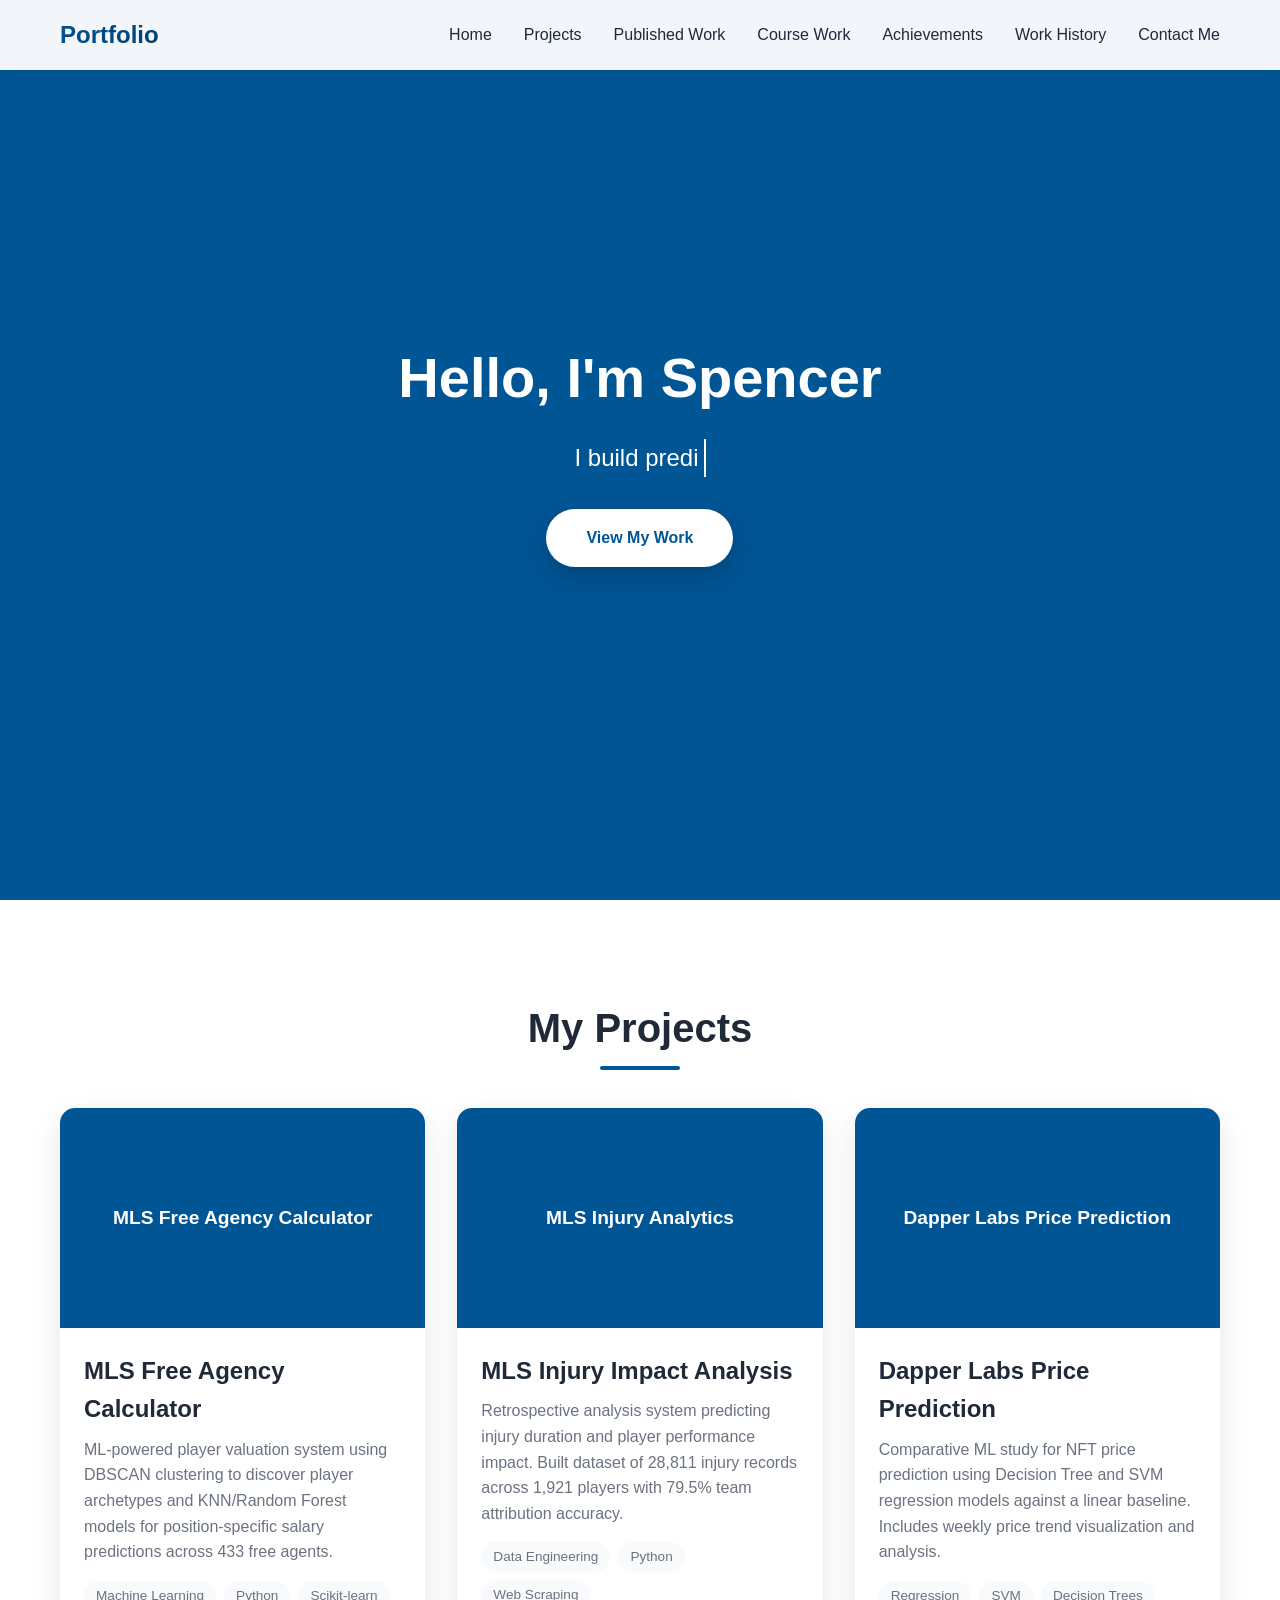
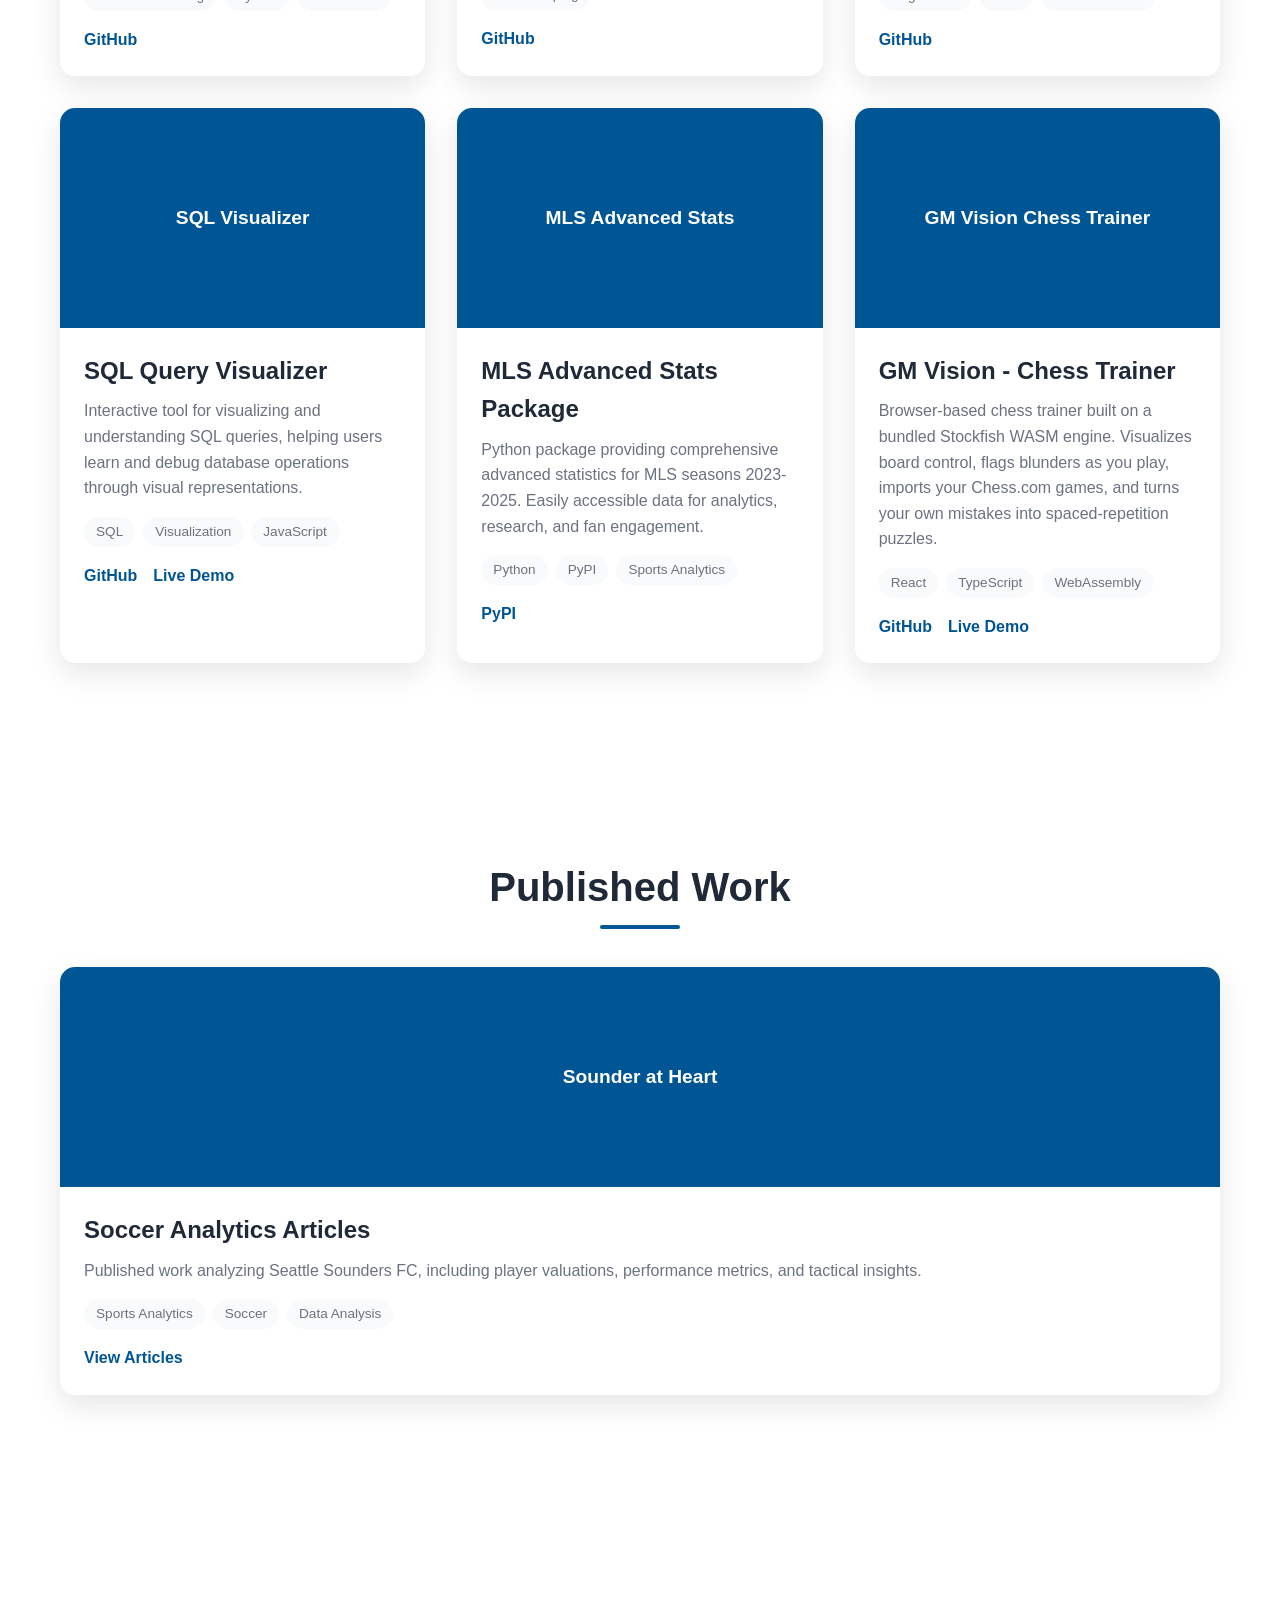
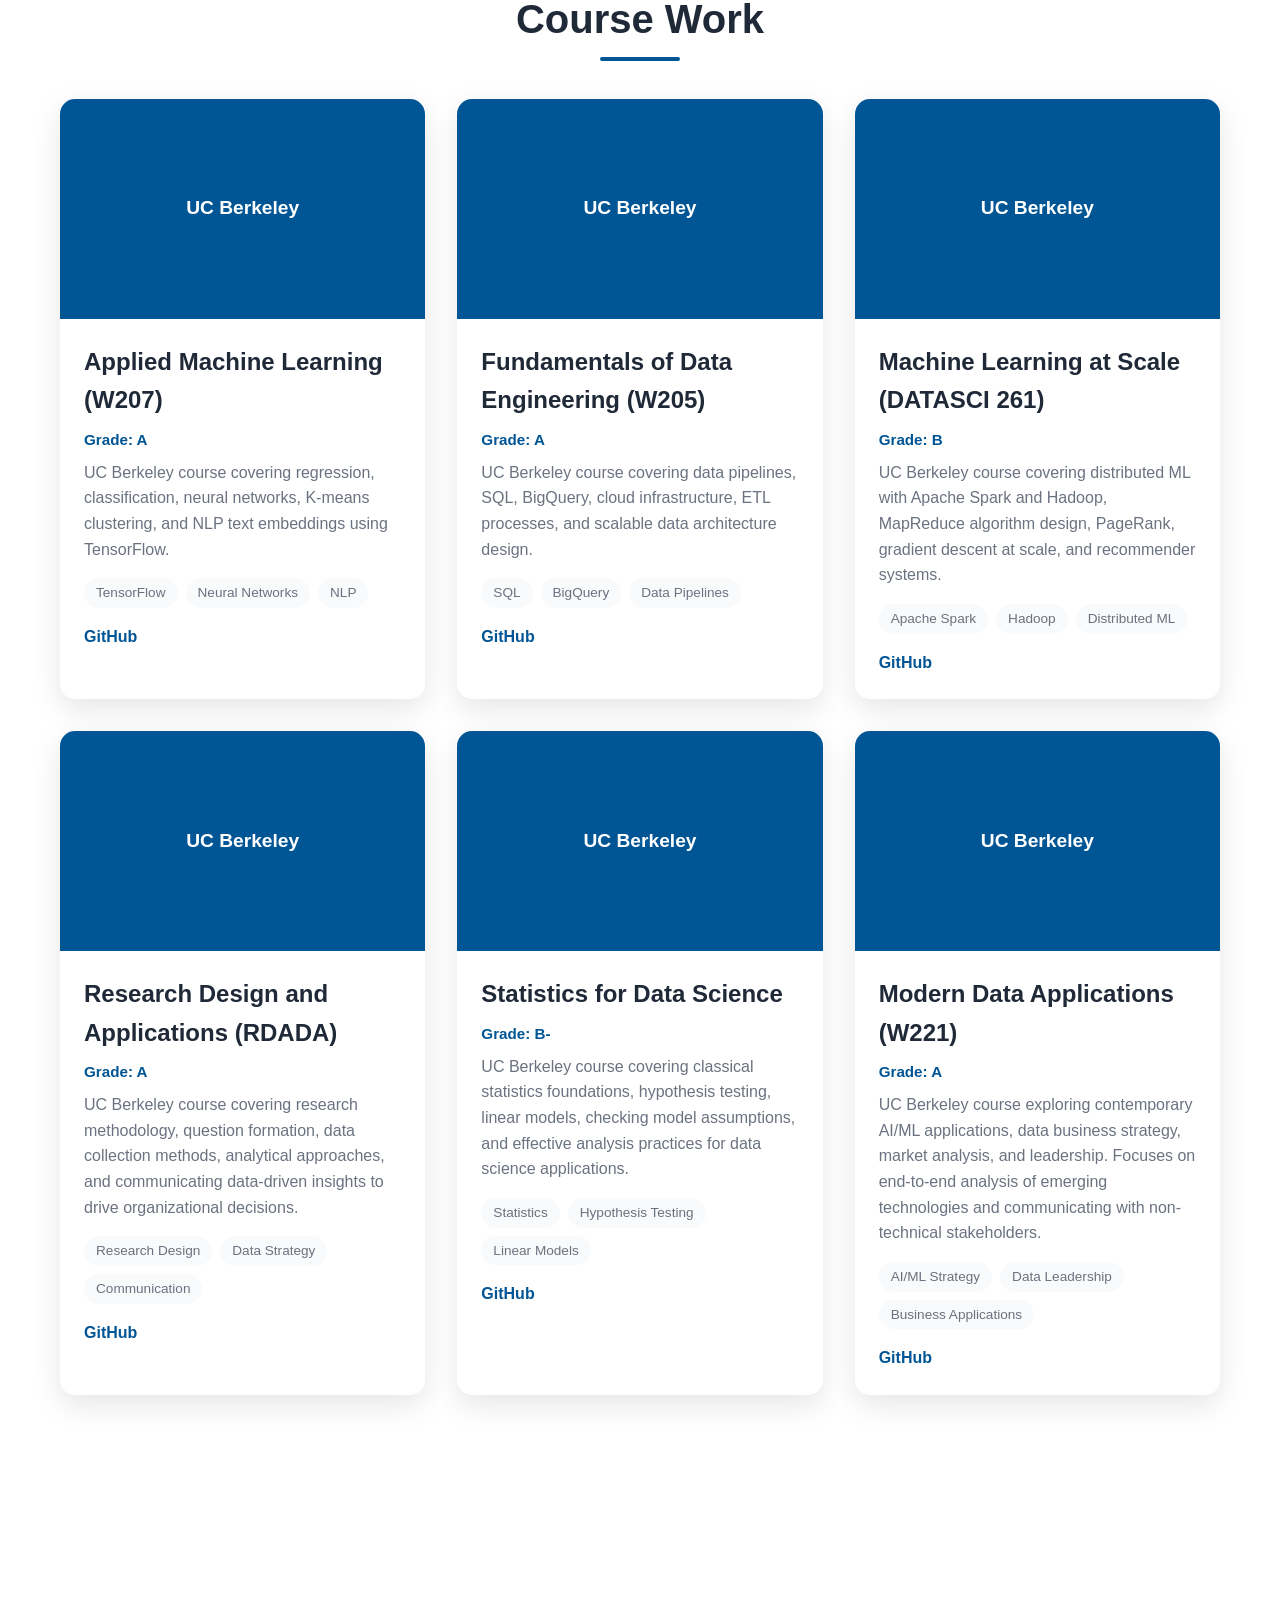
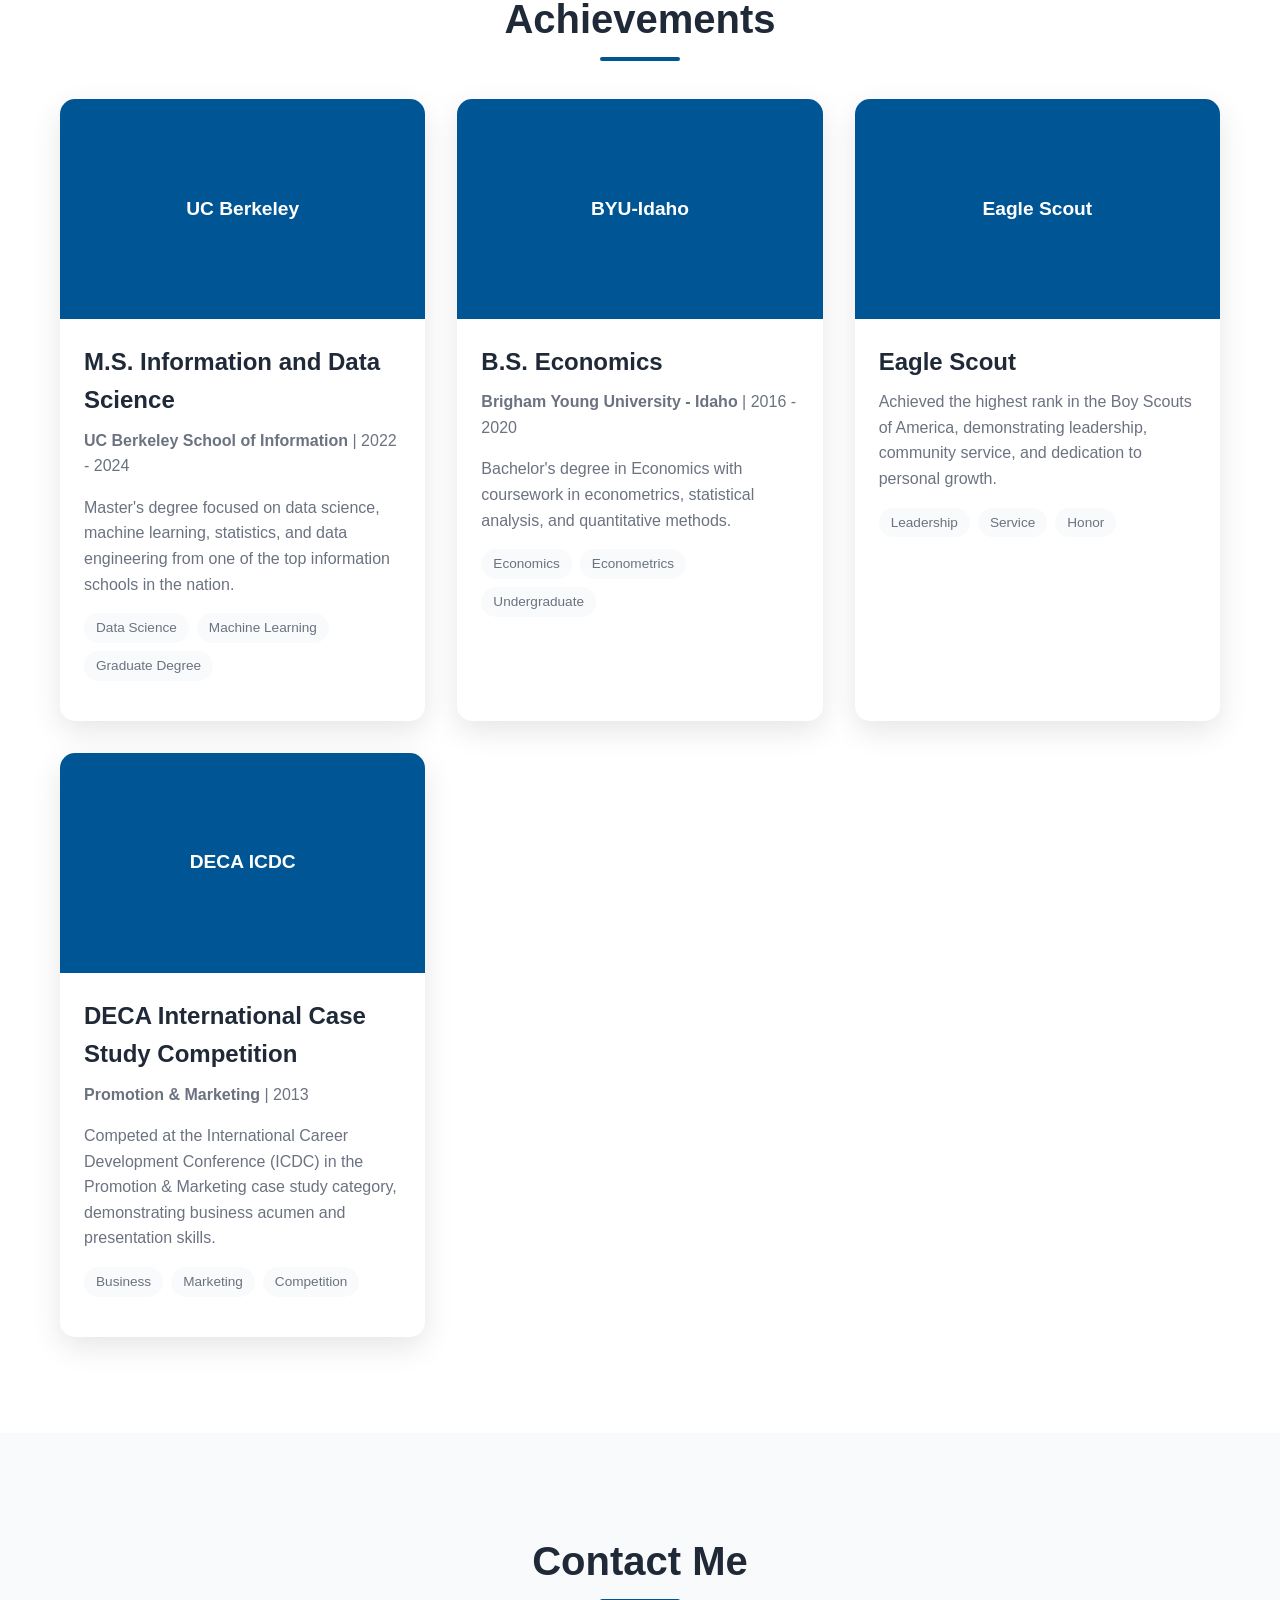
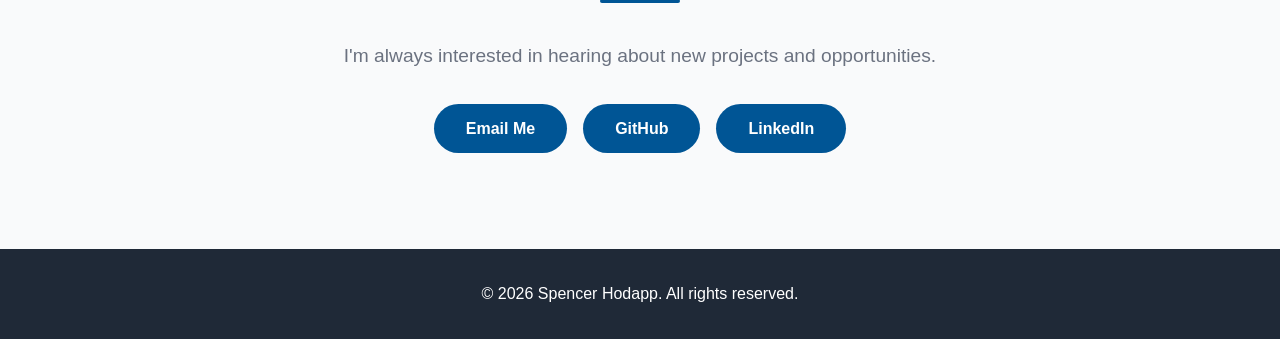
<file: index.html>
<!DOCTYPE html>
<html lang="en">
<head>
    <meta charset="UTF-8">
    <meta name="viewport" content="width=device-width, initial-scale=1.0">
    <meta name="description" content="Portfolio of data science, machine learning, and analytics projects by Spencer Hodapp.">
    <title>Spencer Hodapp - Data Scientist & Analytics Portfolio</title>
    <link rel="icon" type="image/svg+xml" href="favicon.svg">
    <meta property="og:type" content="website">
    <meta property="og:title" content="Spencer Hodapp - Data Scientist &amp; Analytics Portfolio">
    <meta property="og:description" content="Portfolio of data science, machine learning, and analytics projects by Spencer Hodapp.">
    <meta property="og:url" content="https://shodapp117.github.io/Porto/">
    <meta name="twitter:card" content="summary">
    <link rel="stylesheet" href="styles.css">
</head>
<body>
    <!-- Navigation -->
    <nav class="navbar">
        <div class="container">
            <div class="logo">Portfolio</div>
            <ul class="nav-links">
                <li><a href="index.html">Home</a></li>
                <li><a href="projects.html">Projects</a></li>
                <li><a href="published.html">Published Work</a></li>
                <li><a href="coursework.html">Course Work</a></li>
                <li><a href="achievements.html">Achievements</a></li>
                <li><a href="work.html">Work History</a></li>
                <li><a href="contact.html">Contact Me</a></li>
            </ul>
            <div class="hamburger">
                <span></span>
                <span></span>
                <span></span>
            </div>
        </div>
    </nav>

    <!-- Hero Section -->
    <section id="home" class="hero">
        <div class="container">
            <div class="hero-content">
                <h1 class="fade-in">Hello, I'm <span class="highlight">Spencer</span></h1>
                <p class="fade-in-delay">I <span class="cycling-text"></span></p>
                <a href="#projects" class="btn fade-in-delay-2">View My Work</a>
            </div>
        </div>
    </section>

    <!-- Projects Section -->
    <section id="projects" class="projects">
        <div class="container">
            <h2 class="section-title">My Projects</h2>
            <div class="projects-grid">
                <!-- Project 1 -->
                <div class="project-card">
                    <div class="project-image">
                        <div class="placeholder-image">MLS Free Agency Calculator</div>
                    </div>
                    <div class="project-content">
                        <h3>MLS Free Agency Calculator</h3>
                        <p>ML-powered player valuation system using DBSCAN clustering to discover player archetypes and KNN/Random Forest models for position-specific salary predictions across 433 free agents.</p>
                        <div class="project-tags">
                            <span>Machine Learning</span>
                            <span>Python</span>
                            <span>Scikit-learn</span>
                        </div>
                        <div class="project-links">
                            <a href="https://github.com/SHodapp117/turbo-broccoli" target="_blank" class="project-link">GitHub</a>
                        </div>
                    </div>
                </div>

                <!-- Project 2 -->
                <div class="project-card">
                    <div class="project-image">
                        <div class="placeholder-image">MLS Injury Analytics</div>
                    </div>
                    <div class="project-content">
                        <h3>MLS Injury Impact Analysis</h3>
                        <p>Retrospective analysis system predicting injury duration and player performance impact. Built dataset of 28,811 injury records across 1,921 players with 79.5% team attribution accuracy.</p>
                        <div class="project-tags">
                            <span>Data Engineering</span>
                            <span>Python</span>
                            <span>Web Scraping</span>
                        </div>
                        <div class="project-links">
                            <a href="https://github.com/SHodapp117/Golden-bandage" target="_blank" class="project-link">GitHub</a>
                        </div>
                    </div>
                </div>

                <!-- Project 3 -->
                <div class="project-card">
                    <div class="project-image">
                        <div class="placeholder-image">Dapper Labs Price Prediction</div>
                    </div>
                    <div class="project-content">
                        <h3>Dapper Labs Price Prediction</h3>
                        <p>Comparative ML study for NFT price prediction using Decision Tree and SVM regression models against a linear baseline. Includes weekly price trend visualization and analysis.</p>
                        <div class="project-tags">
                            <span>Regression</span>
                            <span>SVM</span>
                            <span>Decision Trees</span>
                        </div>
                        <div class="project-links">
                            <a href="https://github.com/SHodapp117/Portfolio-/tree/main/Dapper%20Labs%20Project" target="_blank" class="project-link">GitHub</a>
                        </div>
                    </div>
                </div>

                <!-- Project 4 -->
                <div class="project-card">
                    <div class="project-image">
                        <div class="placeholder-image">SQL Visualizer</div>
                    </div>
                    <div class="project-content">
                        <h3>SQL Query Visualizer</h3>
                        <p>Interactive tool for visualizing and understanding SQL queries, helping users learn and debug database operations through visual representations.</p>
                        <div class="project-tags">
                            <span>SQL</span>
                            <span>Visualization</span>
                            <span>JavaScript</span>
                        </div>
                        <div class="project-links">
                            <a href="https://github.com/SHodapp117/suave-snake" target="_blank" class="project-link">GitHub</a>
                            <a href="https://shodapp117.github.io/suave-snake/" target="_blank" class="project-link">Live Demo</a>
                        </div>
                    </div>
                </div>

                <!-- Project 5 -->
                <div class="project-card">
                    <div class="project-image">
                        <div class="placeholder-image">MLS Advanced Stats</div>
                    </div>
                    <div class="project-content">
                        <h3>MLS Advanced Stats Package</h3>
                        <p>Python package providing comprehensive advanced statistics for MLS seasons 2023-2025. Easily accessible data for analytics, research, and fan engagement.</p>
                        <div class="project-tags">
                            <span>Python</span>
                            <span>PyPI</span>
                            <span>Sports Analytics</span>
                        </div>
                        <div class="project-links">
                            <a href="https://pypi.org/project/mls-2425-advanced-stats/" target="_blank" class="project-link">PyPI</a>
                        </div>
                    </div>
                </div>

                <!-- Project 6 -->
                <div class="project-card">
                    <div class="project-image">
                        <div class="placeholder-image">GM Vision Chess Trainer</div>
                    </div>
                    <div class="project-content">
                        <h3>GM Vision - Chess Trainer</h3>
                        <p>Browser-based chess trainer built on a bundled Stockfish WASM engine. Visualizes board control, flags blunders as you play, imports your Chess.com games, and turns your own mistakes into spaced-repetition puzzles.</p>
                        <div class="project-tags">
                            <span>React</span>
                            <span>TypeScript</span>
                            <span>WebAssembly</span>
                        </div>
                        <div class="project-links">
                            <a href="https://github.com/SHodapp117/gm-vision" target="_blank" class="project-link">GitHub</a>
                            <a href="https://shodapp117.github.io/gm-vision/" target="_blank" class="project-link">Live Demo</a>
                        </div>
                    </div>
                </div>
            </div>
        </div>
    </section>

    <!-- Published Work Section -->
    <section id="published" class="projects">
        <div class="container">
            <h2 class="section-title">Published Work</h2>
            <div class="projects-grid">
                <!-- Publication 1 -->
                <div class="project-card">
                    <div class="project-image">
                        <div class="placeholder-image">Sounder at Heart</div>
                    </div>
                    <div class="project-content">
                        <h3>Soccer Analytics Articles</h3>
                        <p>Published work analyzing Seattle Sounders FC, including player valuations, performance metrics, and tactical insights.</p>
                        <div class="project-tags">
                            <span>Sports Analytics</span>
                            <span>Soccer</span>
                            <span>Data Analysis</span>
                        </div>
                        <div class="project-links">
                            <a href="https://www.sounderatheart.com/author/spencer/" target="_blank" class="project-link">View Articles</a>
                        </div>
                    </div>
                </div>

            </div>
        </div>
    </section>

    <!-- Course Work Section -->
    <section id="coursework" class="projects">
        <div class="container">
            <h2 class="section-title">Course Work</h2>
            <div class="projects-grid">
                <!-- Course 1 -->
                <div class="project-card">
                    <div class="project-image">
                        <div class="placeholder-image">UC Berkeley</div>
                    </div>
                    <div class="project-content">
                        <h3>Applied Machine Learning (W207)</h3>
                        <p class="course-grade"><strong>Grade: A</strong></p>
                        <p>UC Berkeley course covering regression, classification, neural networks, K-means clustering, and NLP text embeddings using TensorFlow.</p>
                        <div class="project-tags">
                            <span>TensorFlow</span>
                            <span>Neural Networks</span>
                            <span>NLP</span>
                        </div>
                        <div class="project-links">
                            <a href="https://github.com/SHodapp117/Applied-Machine-Learning_UC-Berkeley-" target="_blank" class="project-link">GitHub</a>
                        </div>
                    </div>
                </div>

                <!-- Course 2 -->
                <div class="project-card">
                    <div class="project-image">
                        <div class="placeholder-image">UC Berkeley</div>
                    </div>
                    <div class="project-content">
                        <h3>Fundamentals of Data Engineering (W205)</h3>
                        <p class="course-grade"><strong>Grade: A</strong></p>
                        <p>UC Berkeley course covering data pipelines, SQL, BigQuery, cloud infrastructure, ETL processes, and scalable data architecture design.</p>
                        <div class="project-tags">
                            <span>SQL</span>
                            <span>BigQuery</span>
                            <span>Data Pipelines</span>
                        </div>
                        <div class="project-links">
                            <a href="https://github.com/SHodapp117/UC-Berkeley-Data-Eng" target="_blank" class="project-link">GitHub</a>
                        </div>
                    </div>
                </div>

                <!-- Course 3 -->
                <div class="project-card">
                    <div class="project-image">
                        <div class="placeholder-image">UC Berkeley</div>
                    </div>
                    <div class="project-content">
                        <h3>Machine Learning at Scale (DATASCI 261)</h3>
                        <p class="course-grade"><strong>Grade: B</strong></p>
                        <p>UC Berkeley course covering distributed ML with Apache Spark and Hadoop, MapReduce algorithm design, PageRank, gradient descent at scale, and recommender systems.</p>
                        <div class="project-tags">
                            <span>Apache Spark</span>
                            <span>Hadoop</span>
                            <span>Distributed ML</span>
                        </div>
                        <div class="project-links">
                            <a href="https://github.com/SHodapp117/UC-Berkeley_Machine-Learning-at-Scale-" target="_blank" class="project-link">GitHub</a>
                        </div>
                    </div>
                </div>

                <!-- Course 4 -->
                <div class="project-card">
                    <div class="project-image">
                        <div class="placeholder-image">UC Berkeley</div>
                    </div>
                    <div class="project-content">
                        <h3>Research Design and Applications (RDADA)</h3>
                        <p class="course-grade"><strong>Grade: A</strong></p>
                        <p>UC Berkeley course covering research methodology, question formation, data collection methods, analytical approaches, and communicating data-driven insights to drive organizational decisions.</p>
                        <div class="project-tags">
                            <span>Research Design</span>
                            <span>Data Strategy</span>
                            <span>Communication</span>
                        </div>
                        <div class="project-links">
                            <a href="https://github.com/SHodapp117/UC-Berkeley-Research-Design-and-Applications" target="_blank" class="project-link">GitHub</a>
                        </div>
                    </div>
                </div>

                <!-- Course 5 -->
                <div class="project-card">
                    <div class="project-image">
                        <div class="placeholder-image">UC Berkeley</div>
                    </div>
                    <div class="project-content">
                        <h3>Statistics for Data Science</h3>
                        <p class="course-grade"><strong>Grade: B-</strong></p>
                        <p>UC Berkeley course covering classical statistics foundations, hypothesis testing, linear models, checking model assumptions, and effective analysis practices for data science applications.</p>
                        <div class="project-tags">
                            <span>Statistics</span>
                            <span>Hypothesis Testing</span>
                            <span>Linear Models</span>
                        </div>
                        <div class="project-links">
                            <a href="https://github.com/SHodapp117/UC-Berkeley_Statistics" target="_blank" class="project-link">GitHub</a>
                        </div>
                    </div>
                </div>

                <!-- Course 6 -->
                <div class="project-card">
                    <div class="project-image">
                        <div class="placeholder-image">UC Berkeley</div>
                    </div>
                    <div class="project-content">
                        <h3>Modern Data Applications (W221)</h3>
                        <p class="course-grade"><strong>Grade: A</strong></p>
                        <p>UC Berkeley course exploring contemporary AI/ML applications, data business strategy, market analysis, and leadership. Focuses on end-to-end analysis of emerging technologies and communicating with non-technical stakeholders.</p>
                        <div class="project-tags">
                            <span>AI/ML Strategy</span>
                            <span>Data Leadership</span>
                            <span>Business Applications</span>
                        </div>
                        <div class="project-links">
                            <a href="https://github.com/SHodapp117/UC-Berkeley_-Modern-Data-Applications" target="_blank" class="project-link">GitHub</a>
                        </div>
                    </div>
                </div>
            </div>
        </div>
    </section>

    <!-- Achievements Section -->
    <section id="achievements" class="projects">
        <div class="container">
            <h2 class="section-title">Achievements</h2>
            <div class="projects-grid">
                <!-- Education 1 -->
                <div class="project-card">
                    <div class="project-image">
                        <div class="placeholder-image">UC Berkeley</div>
                    </div>
                    <div class="project-content">
                        <h3>M.S. Information and Data Science</h3>
                        <p class="work-dates"><strong>UC Berkeley School of Information</strong> | 2022 - 2024</p>
                        <p>Master's degree focused on data science, machine learning, statistics, and data engineering from one of the top information schools in the nation.</p>
                        <div class="project-tags">
                            <span>Data Science</span>
                            <span>Machine Learning</span>
                            <span>Graduate Degree</span>
                        </div>
                    </div>
                </div>

                <!-- Education 2 -->
                <div class="project-card">
                    <div class="project-image">
                        <div class="placeholder-image">BYU-Idaho</div>
                    </div>
                    <div class="project-content">
                        <h3>B.S. Economics</h3>
                        <p class="work-dates"><strong>Brigham Young University - Idaho</strong> | 2016 - 2020</p>
                        <p>Bachelor's degree in Economics with coursework in econometrics, statistical analysis, and quantitative methods.</p>
                        <div class="project-tags">
                            <span>Economics</span>
                            <span>Econometrics</span>
                            <span>Undergraduate</span>
                        </div>
                    </div>
                </div>

                <!-- Achievement 1 -->
                <div class="project-card">
                    <div class="project-image">
                        <div class="placeholder-image">Eagle Scout</div>
                    </div>
                    <div class="project-content">
                        <h3>Eagle Scout</h3>
                        <p>Achieved the highest rank in the Boy Scouts of America, demonstrating leadership, community service, and dedication to personal growth.</p>
                        <div class="project-tags">
                            <span>Leadership</span>
                            <span>Service</span>
                            <span>Honor</span>
                        </div>
                    </div>
                </div>

                <!-- Achievement 2 -->
                <div class="project-card">
                    <div class="project-image">
                        <div class="placeholder-image">DECA ICDC</div>
                    </div>
                    <div class="project-content">
                        <h3>DECA International Case Study Competition</h3>
                        <p class="work-dates"><strong>Promotion & Marketing</strong> | 2013</p>
                        <p>Competed at the International Career Development Conference (ICDC) in the Promotion & Marketing case study category, demonstrating business acumen and presentation skills.</p>
                        <div class="project-tags">
                            <span>Business</span>
                            <span>Marketing</span>
                            <span>Competition</span>
                        </div>
                    </div>
                </div>
            </div>
        </div>
    </section>

    <!-- Contact Section -->
    <section id="contact" class="contact">
        <div class="container">
            <h2 class="section-title">Contact Me</h2>
            <div class="contact-content">
                <p>I'm always interested in hearing about new projects and opportunities.</p>
                <div class="contact-links">
                    <a href="mailto:s.c.hodapp@gmail.com" class="contact-btn">Email Me</a>
                    <a href="https://github.com/SHodapp117" target="_blank" class="contact-btn">GitHub</a>
                    <a href="https://www.linkedin.com/in/spencerhodapp/" target="_blank" class="contact-btn">LinkedIn</a>
                </div>
            </div>
        </div>
    </section>

    <!-- Footer -->
    <footer class="footer">
        <div class="container">
            <p>&copy; 2026 Spencer Hodapp. All rights reserved.</p>
        </div>
    </footer>

    <script src="script.js"></script>
</body>
</html>
</file>
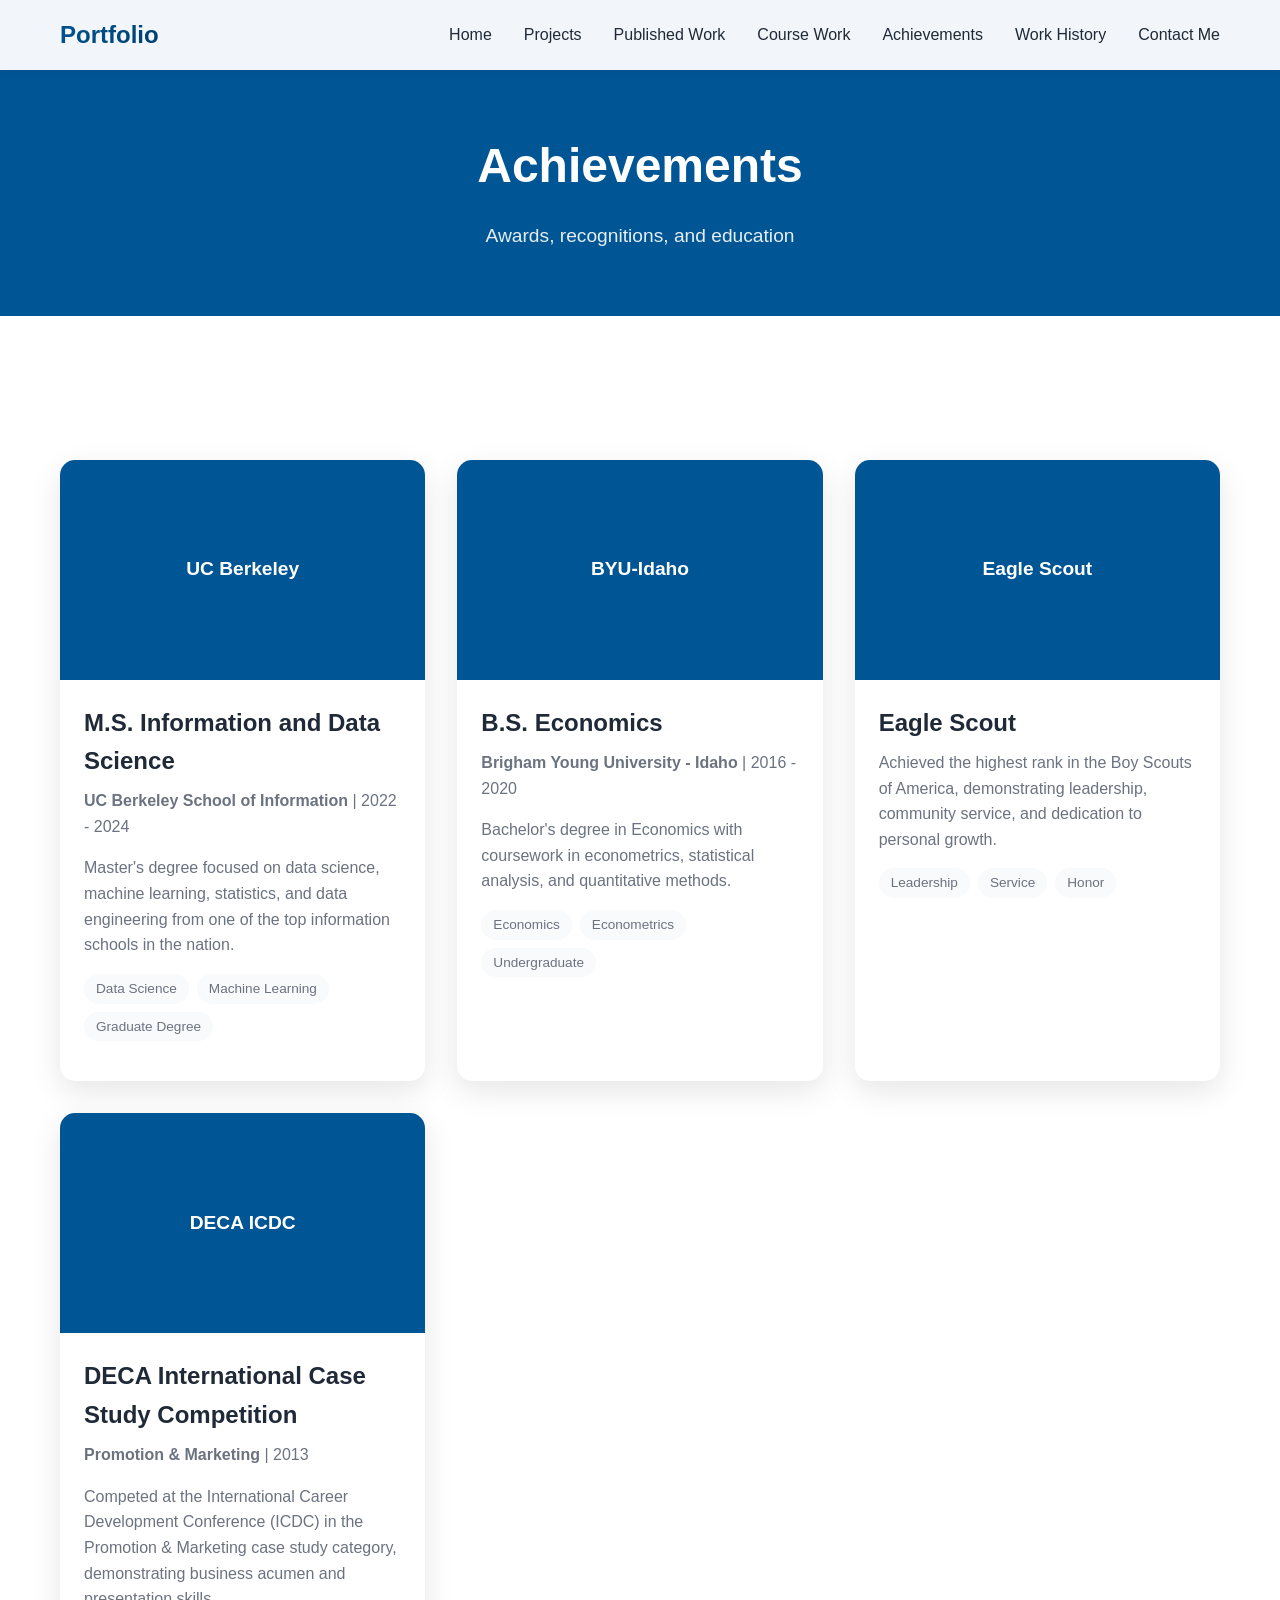
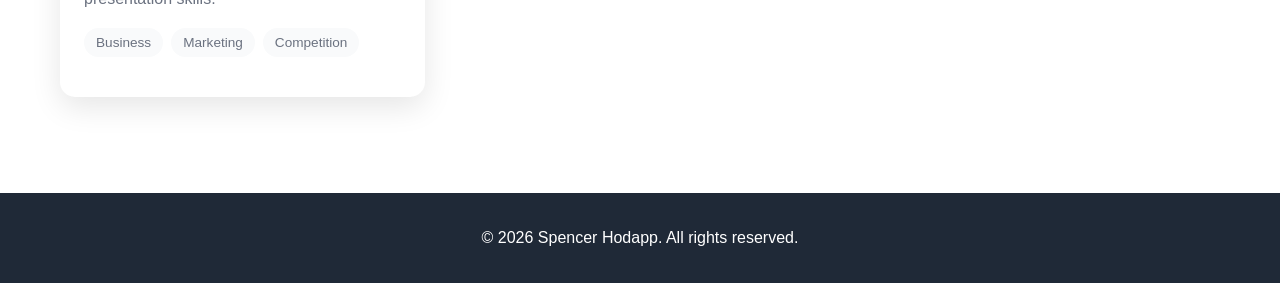
<file: achievements.html>
<!DOCTYPE html>
<html lang="en">
<head>
    <meta charset="UTF-8">
    <meta name="viewport" content="width=device-width, initial-scale=1.0">
    <meta name="description" content="Spencer's Achievements and Awards">
    <title>Achievements - Spencer Hodapp</title>
    <link rel="icon" type="image/svg+xml" href="favicon.svg">
    <link rel="stylesheet" href="styles.css">
</head>
<body>
    <!-- Navigation -->
    <nav class="navbar">
        <div class="container">
            <div class="logo">Portfolio</div>
            <ul class="nav-links">
                <li><a href="index.html">Home</a></li>
                <li><a href="projects.html">Projects</a></li>
                <li><a href="published.html">Published Work</a></li>
                <li><a href="coursework.html">Course Work</a></li>
                <li><a href="achievements.html">Achievements</a></li>
                <li><a href="work.html">Work History</a></li>
                <li><a href="contact.html">Contact Me</a></li>
            </ul>
            <div class="hamburger">
                <span></span>
                <span></span>
                <span></span>
            </div>
        </div>
    </nav>

    <!-- Page Header -->
    <section class="page-header">
        <div class="container">
            <h1>Achievements</h1>
            <p>Awards, recognitions, and education</p>
        </div>
    </section>

    <!-- Achievements Section -->
    <section id="achievements" class="projects">
        <div class="container">
            <div class="projects-grid">
                <!-- Education 1 -->
                <div class="project-card">
                    <div class="project-image">
                        <div class="placeholder-image">UC Berkeley</div>
                    </div>
                    <div class="project-content">
                        <h3>M.S. Information and Data Science</h3>
                        <p class="work-dates"><strong>UC Berkeley School of Information</strong> | 2022 - 2024</p>
                        <p>Master's degree focused on data science, machine learning, statistics, and data engineering from one of the top information schools in the nation.</p>
                        <div class="project-tags">
                            <span>Data Science</span>
                            <span>Machine Learning</span>
                            <span>Graduate Degree</span>
                        </div>
                    </div>
                </div>

                <!-- Education 2 -->
                <div class="project-card">
                    <div class="project-image">
                        <div class="placeholder-image">BYU-Idaho</div>
                    </div>
                    <div class="project-content">
                        <h3>B.S. Economics</h3>
                        <p class="work-dates"><strong>Brigham Young University - Idaho</strong> | 2016 - 2020</p>
                        <p>Bachelor's degree in Economics with coursework in econometrics, statistical analysis, and quantitative methods.</p>
                        <div class="project-tags">
                            <span>Economics</span>
                            <span>Econometrics</span>
                            <span>Undergraduate</span>
                        </div>
                    </div>
                </div>

                <!-- Achievement 1 -->
                <div class="project-card">
                    <div class="project-image">
                        <div class="placeholder-image">Eagle Scout</div>
                    </div>
                    <div class="project-content">
                        <h3>Eagle Scout</h3>
                        <p>Achieved the highest rank in the Boy Scouts of America, demonstrating leadership, community service, and dedication to personal growth.</p>
                        <div class="project-tags">
                            <span>Leadership</span>
                            <span>Service</span>
                            <span>Honor</span>
                        </div>
                    </div>
                </div>

                <!-- Achievement 2 -->
                <div class="project-card">
                    <div class="project-image">
                        <div class="placeholder-image">DECA ICDC</div>
                    </div>
                    <div class="project-content">
                        <h3>DECA International Case Study Competition</h3>
                        <p class="work-dates"><strong>Promotion & Marketing</strong> | 2013</p>
                        <p>Competed at the International Career Development Conference (ICDC) in the Promotion & Marketing case study category, demonstrating business acumen and presentation skills.</p>
                        <div class="project-tags">
                            <span>Business</span>
                            <span>Marketing</span>
                            <span>Competition</span>
                        </div>
                    </div>
                </div>
            </div>
        </div>
    </section>

    <!-- Footer -->
    <footer class="footer">
        <div class="container">
            <p>&copy; 2026 Spencer Hodapp. All rights reserved.</p>
        </div>
    </footer>

    <script src="script.js"></script>
</body>
</html>
</file>
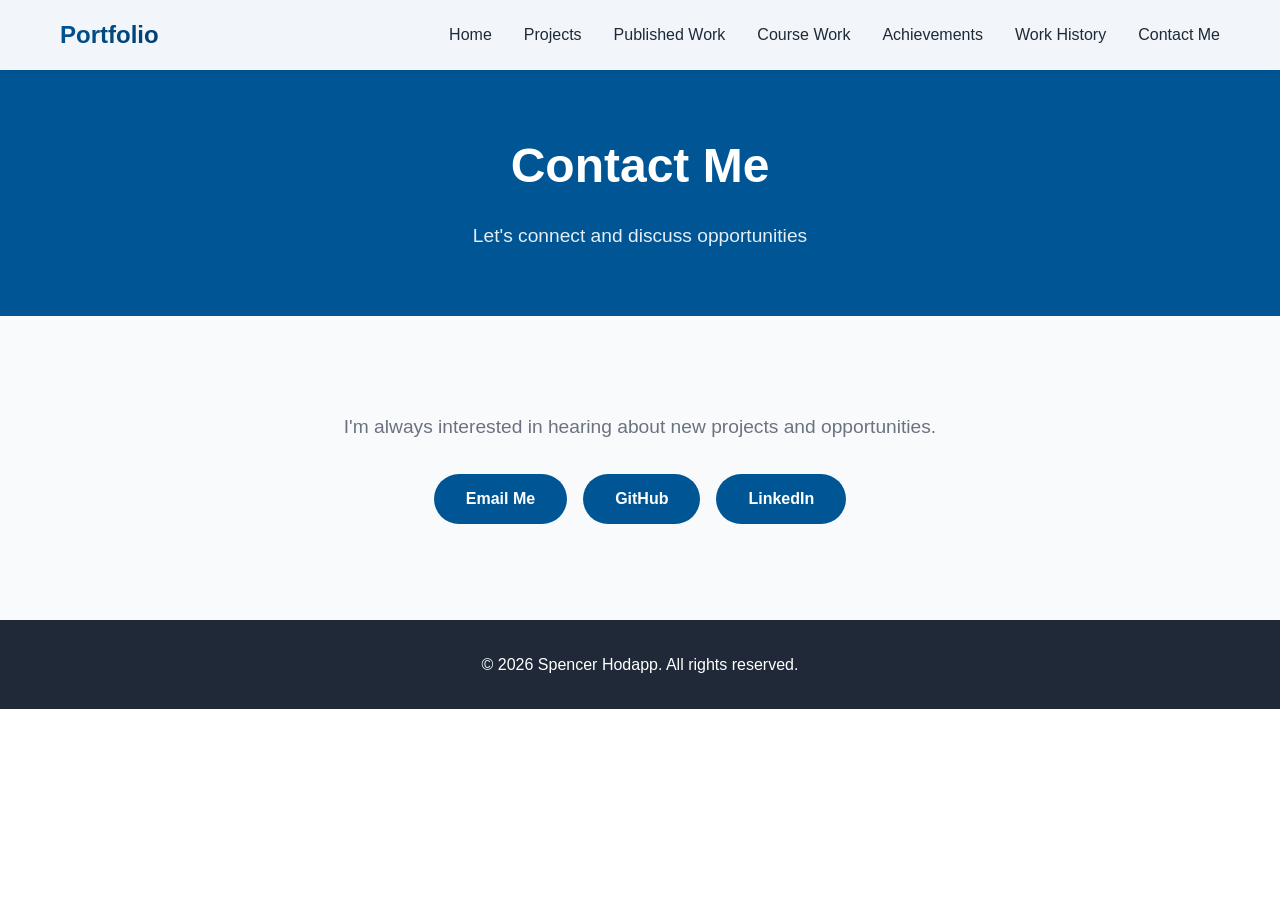
<file: contact.html>
<!DOCTYPE html>
<html lang="en">
<head>
    <meta charset="UTF-8">
    <meta name="viewport" content="width=device-width, initial-scale=1.0">
    <meta name="description" content="Contact Spencer Hodapp - Product Data Scientist">
    <title>Contact Me - Spencer Hodapp</title>
    <link rel="icon" type="image/svg+xml" href="favicon.svg">
    <link rel="stylesheet" href="styles.css">
</head>
<body>
    <!-- Navigation -->
    <nav class="navbar">
        <div class="container">
            <div class="logo">Portfolio</div>
            <ul class="nav-links">
                <li><a href="index.html">Home</a></li>
                <li><a href="projects.html">Projects</a></li>
                <li><a href="published.html">Published Work</a></li>
                <li><a href="coursework.html">Course Work</a></li>
                <li><a href="achievements.html">Achievements</a></li>
                <li><a href="work.html">Work History</a></li>
                <li><a href="contact.html">Contact Me</a></li>
            </ul>
            <div class="hamburger">
                <span></span>
                <span></span>
                <span></span>
            </div>
        </div>
    </nav>

    <!-- Page Header -->
    <section class="page-header">
        <div class="container">
            <h1>Contact Me</h1>
            <p>Let's connect and discuss opportunities</p>
        </div>
    </section>

    <!-- Contact Section -->
    <section id="contact" class="contact">
        <div class="container">
            <div class="contact-content">
                <p>I'm always interested in hearing about new projects and opportunities.</p>
                <div class="contact-links">
                    <a href="mailto:s.c.hodapp@gmail.com" class="contact-btn">Email Me</a>
                    <a href="https://github.com/SHodapp117" target="_blank" class="contact-btn">GitHub</a>
                    <a href="https://www.linkedin.com/in/spencerhodapp/" target="_blank" class="contact-btn">LinkedIn</a>
                </div>
            </div>
        </div>
    </section>

    <!-- Footer -->
    <footer class="footer">
        <div class="container">
            <p>&copy; 2026 Spencer Hodapp. All rights reserved.</p>
        </div>
    </footer>

    <script src="script.js"></script>
</body>
</html>
</file>
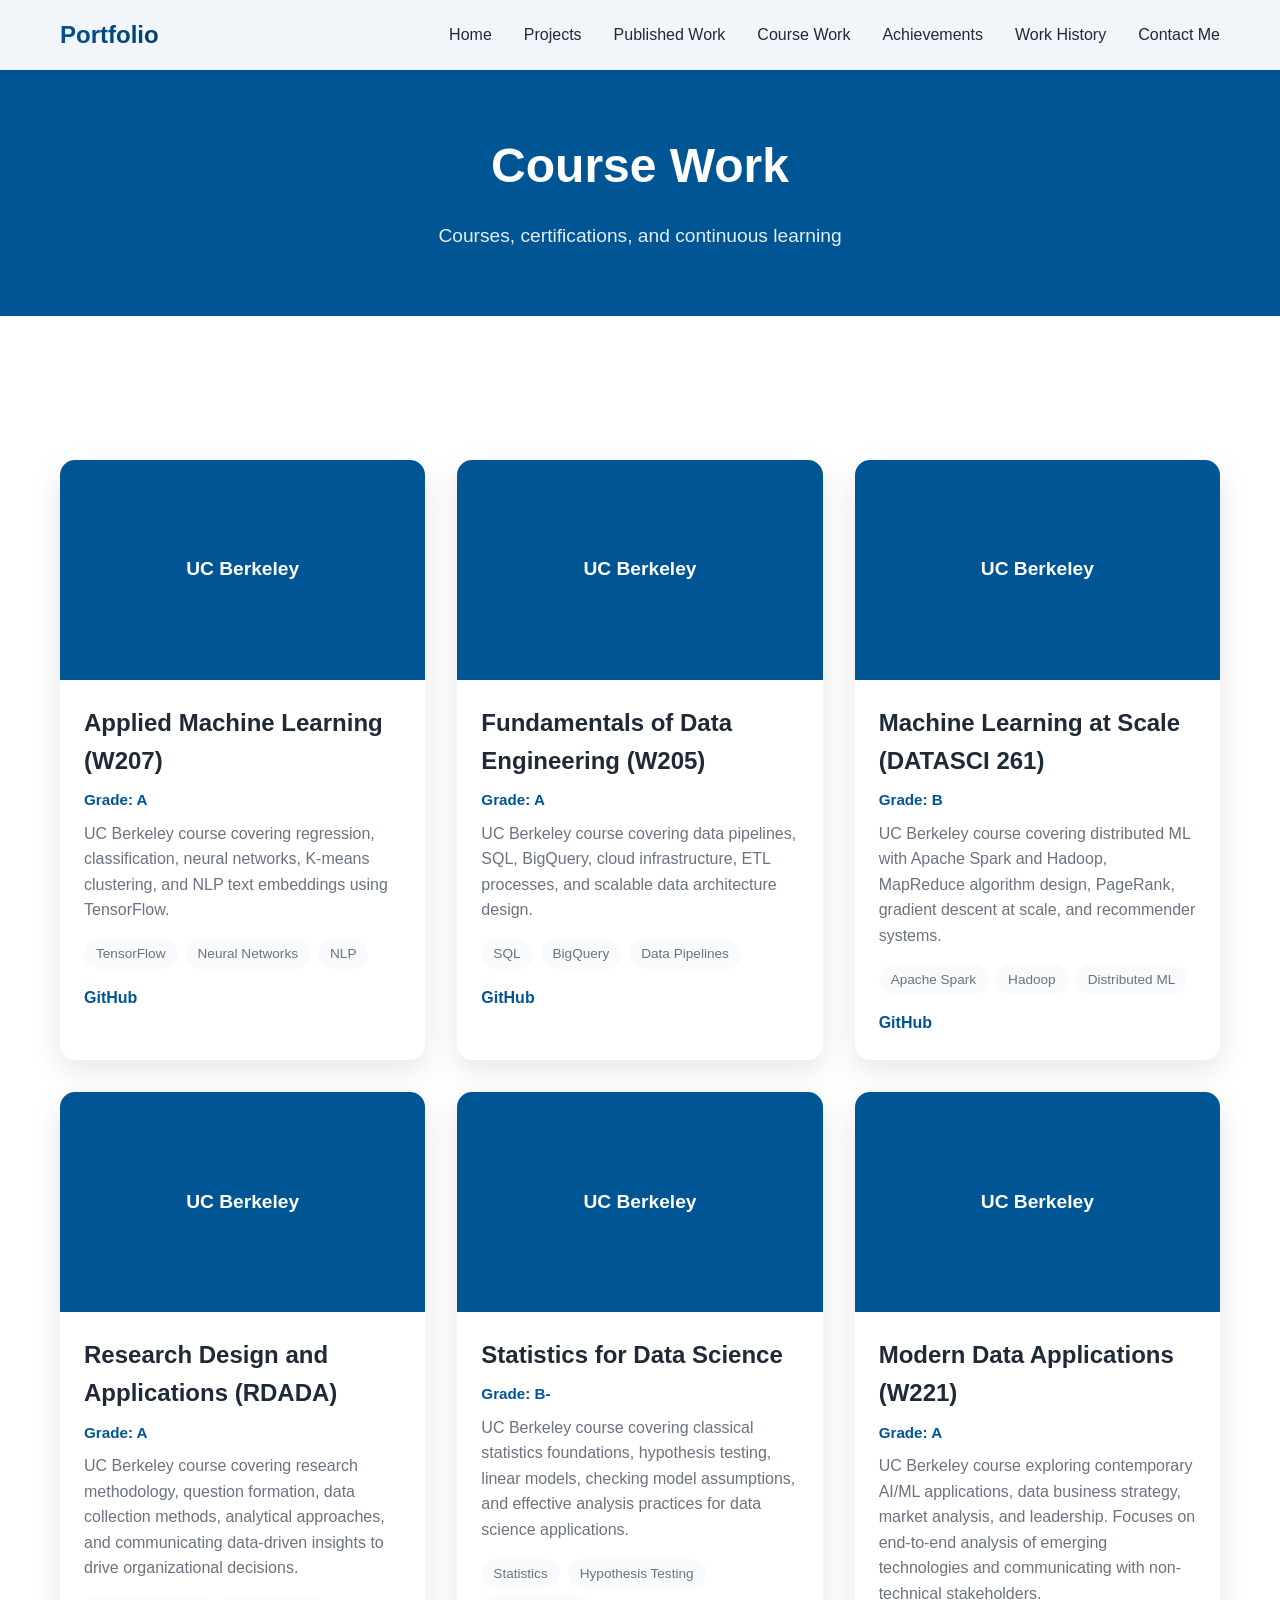
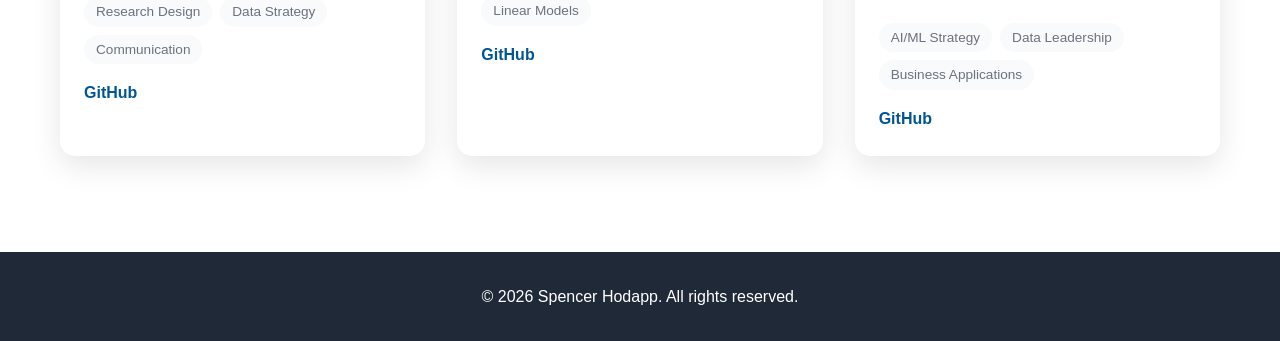
<file: coursework.html>
<!DOCTYPE html>
<html lang="en">
<head>
    <meta charset="UTF-8">
    <meta name="viewport" content="width=device-width, initial-scale=1.0">
    <meta name="description" content="Spencer's Course Work and Certifications">
    <title>Course Work - Spencer Hodapp</title>
    <link rel="icon" type="image/svg+xml" href="favicon.svg">
    <link rel="stylesheet" href="styles.css">
</head>
<body>
    <!-- Navigation -->
    <nav class="navbar">
        <div class="container">
            <div class="logo">Portfolio</div>
            <ul class="nav-links">
                <li><a href="index.html">Home</a></li>
                <li><a href="projects.html">Projects</a></li>
                <li><a href="published.html">Published Work</a></li>
                <li><a href="coursework.html">Course Work</a></li>
                <li><a href="achievements.html">Achievements</a></li>
                <li><a href="work.html">Work History</a></li>
                <li><a href="contact.html">Contact Me</a></li>
            </ul>
            <div class="hamburger">
                <span></span>
                <span></span>
                <span></span>
            </div>
        </div>
    </nav>

    <!-- Page Header -->
    <section class="page-header">
        <div class="container">
            <h1>Course Work</h1>
            <p>Courses, certifications, and continuous learning</p>
        </div>
    </section>

    <!-- Course Work Section -->
    <section id="coursework" class="projects">
        <div class="container">
            <div class="projects-grid">
                <!-- Course 1 -->
                <div class="project-card">
                    <div class="project-image">
                        <div class="placeholder-image">UC Berkeley</div>
                    </div>
                    <div class="project-content">
                        <h3>Applied Machine Learning (W207)</h3>
                        <p class="course-grade"><strong>Grade: A</strong></p>
                        <p>UC Berkeley course covering regression, classification, neural networks, K-means clustering, and NLP text embeddings using TensorFlow.</p>
                        <div class="project-tags">
                            <span>TensorFlow</span>
                            <span>Neural Networks</span>
                            <span>NLP</span>
                        </div>
                        <div class="project-links">
                            <a href="https://github.com/SHodapp117/Applied-Machine-Learning_UC-Berkeley-" target="_blank" class="project-link">GitHub</a>
                        </div>
                    </div>
                </div>

                <!-- Course 2 -->
                <div class="project-card">
                    <div class="project-image">
                        <div class="placeholder-image">UC Berkeley</div>
                    </div>
                    <div class="project-content">
                        <h3>Fundamentals of Data Engineering (W205)</h3>
                        <p class="course-grade"><strong>Grade: A</strong></p>
                        <p>UC Berkeley course covering data pipelines, SQL, BigQuery, cloud infrastructure, ETL processes, and scalable data architecture design.</p>
                        <div class="project-tags">
                            <span>SQL</span>
                            <span>BigQuery</span>
                            <span>Data Pipelines</span>
                        </div>
                        <div class="project-links">
                            <a href="https://github.com/SHodapp117/UC-Berkeley-Data-Eng" target="_blank" class="project-link">GitHub</a>
                        </div>
                    </div>
                </div>

                <!-- Course 3 -->
                <div class="project-card">
                    <div class="project-image">
                        <div class="placeholder-image">UC Berkeley</div>
                    </div>
                    <div class="project-content">
                        <h3>Machine Learning at Scale (DATASCI 261)</h3>
                        <p class="course-grade"><strong>Grade: B</strong></p>
                        <p>UC Berkeley course covering distributed ML with Apache Spark and Hadoop, MapReduce algorithm design, PageRank, gradient descent at scale, and recommender systems.</p>
                        <div class="project-tags">
                            <span>Apache Spark</span>
                            <span>Hadoop</span>
                            <span>Distributed ML</span>
                        </div>
                        <div class="project-links">
                            <a href="https://github.com/SHodapp117/UC-Berkeley_Machine-Learning-at-Scale-" target="_blank" class="project-link">GitHub</a>
                        </div>
                    </div>
                </div>

                <!-- Course 4 -->
                <div class="project-card">
                    <div class="project-image">
                        <div class="placeholder-image">UC Berkeley</div>
                    </div>
                    <div class="project-content">
                        <h3>Research Design and Applications (RDADA)</h3>
                        <p class="course-grade"><strong>Grade: A</strong></p>
                        <p>UC Berkeley course covering research methodology, question formation, data collection methods, analytical approaches, and communicating data-driven insights to drive organizational decisions.</p>
                        <div class="project-tags">
                            <span>Research Design</span>
                            <span>Data Strategy</span>
                            <span>Communication</span>
                        </div>
                        <div class="project-links">
                            <a href="https://github.com/SHodapp117/UC-Berkeley-Research-Design-and-Applications" target="_blank" class="project-link">GitHub</a>
                        </div>
                    </div>
                </div>

                <!-- Course 5 -->
                <div class="project-card">
                    <div class="project-image">
                        <div class="placeholder-image">UC Berkeley</div>
                    </div>
                    <div class="project-content">
                        <h3>Statistics for Data Science</h3>
                        <p class="course-grade"><strong>Grade: B-</strong></p>
                        <p>UC Berkeley course covering classical statistics foundations, hypothesis testing, linear models, checking model assumptions, and effective analysis practices for data science applications.</p>
                        <div class="project-tags">
                            <span>Statistics</span>
                            <span>Hypothesis Testing</span>
                            <span>Linear Models</span>
                        </div>
                        <div class="project-links">
                            <a href="https://github.com/SHodapp117/UC-Berkeley_Statistics" target="_blank" class="project-link">GitHub</a>
                        </div>
                    </div>
                </div>

                <!-- Course 6 -->
                <div class="project-card">
                    <div class="project-image">
                        <div class="placeholder-image">UC Berkeley</div>
                    </div>
                    <div class="project-content">
                        <h3>Modern Data Applications (W221)</h3>
                        <p class="course-grade"><strong>Grade: A</strong></p>
                        <p>UC Berkeley course exploring contemporary AI/ML applications, data business strategy, market analysis, and leadership. Focuses on end-to-end analysis of emerging technologies and communicating with non-technical stakeholders.</p>
                        <div class="project-tags">
                            <span>AI/ML Strategy</span>
                            <span>Data Leadership</span>
                            <span>Business Applications</span>
                        </div>
                        <div class="project-links">
                            <a href="https://github.com/SHodapp117/UC-Berkeley_-Modern-Data-Applications" target="_blank" class="project-link">GitHub</a>
                        </div>
                    </div>
                </div>
            </div>
        </div>
    </section>

    <!-- Footer -->
    <footer class="footer">
        <div class="container">
            <p>&copy; 2026 Spencer Hodapp. All rights reserved.</p>
        </div>
    </footer>

    <script src="script.js"></script>
</body>
</html>
</file>
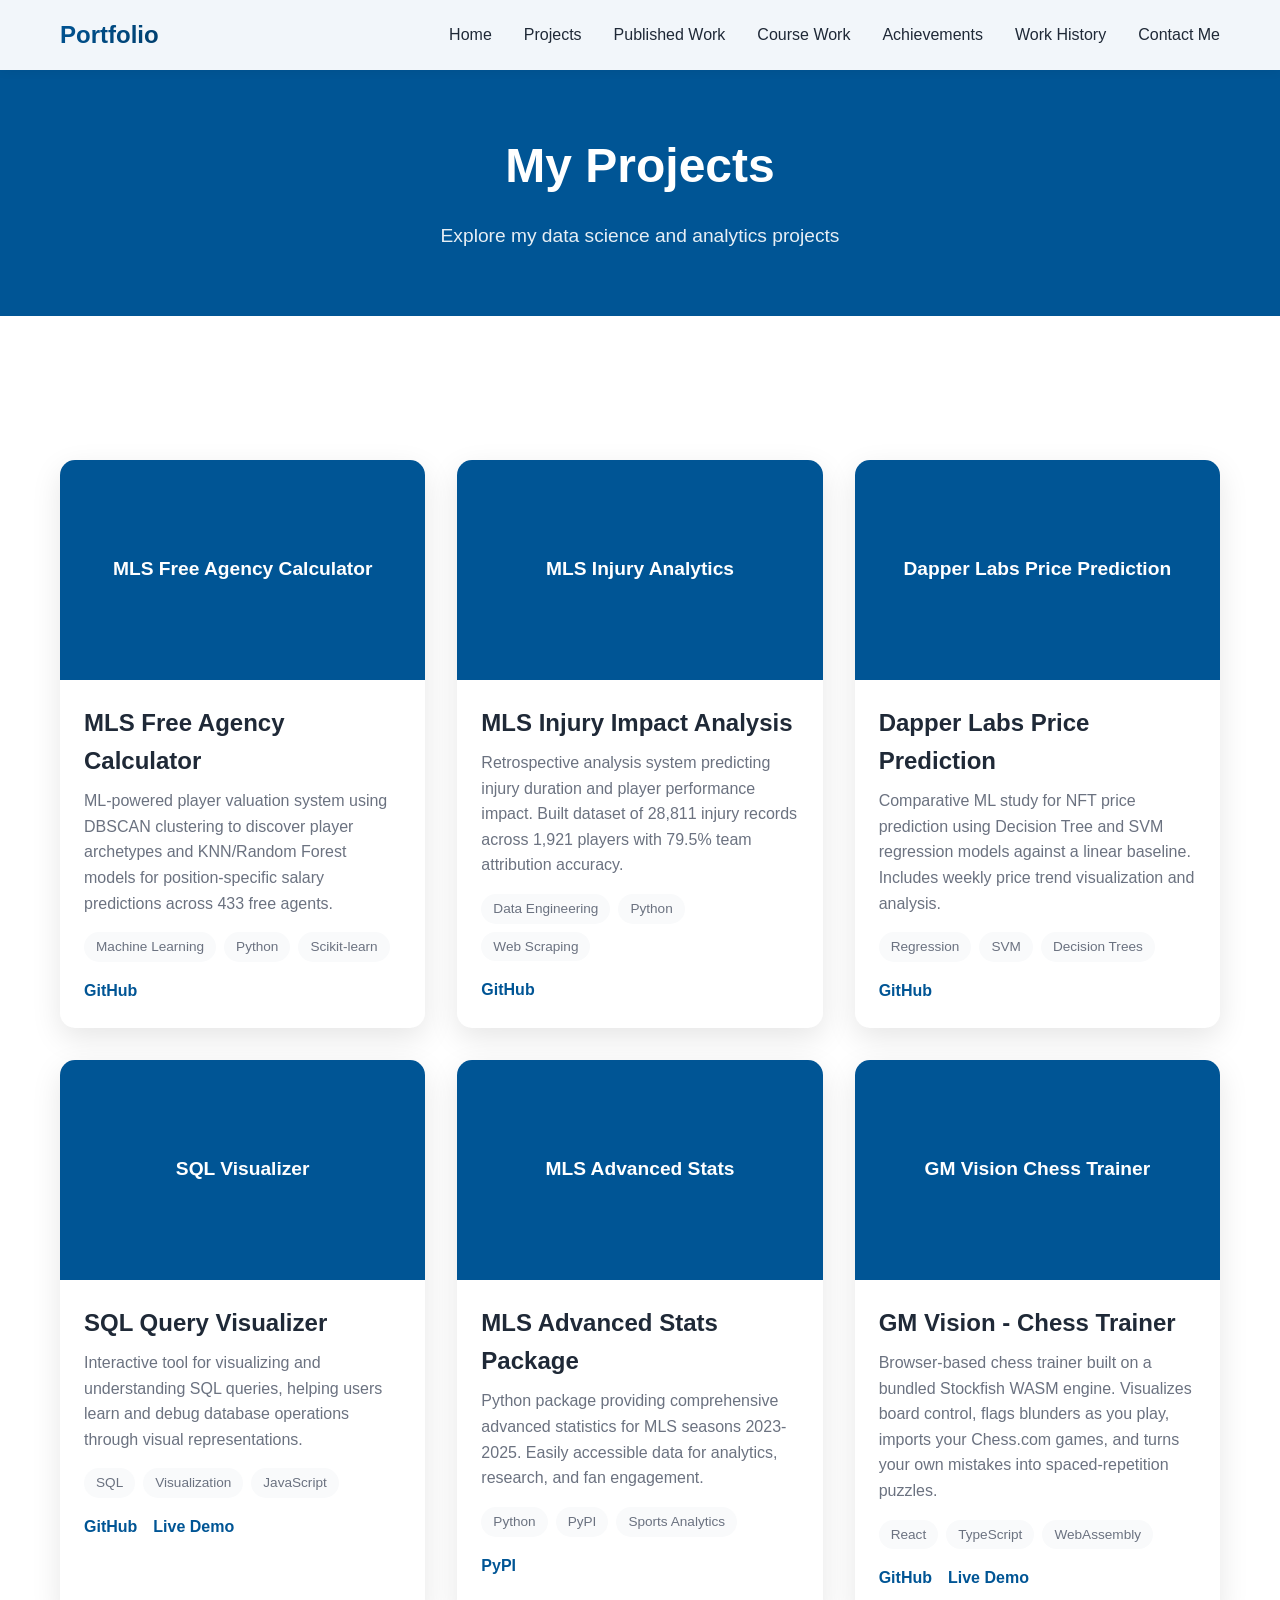
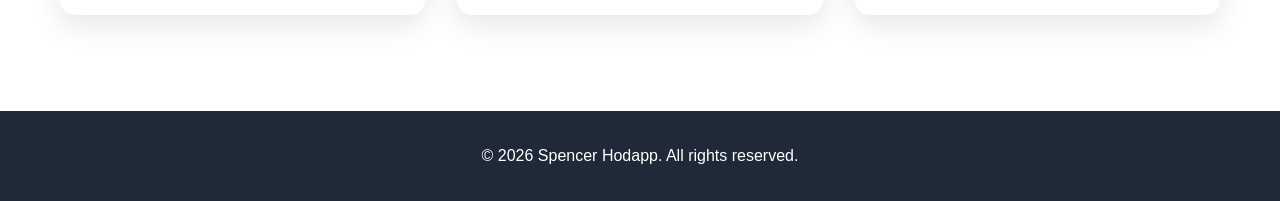
<file: projects.html>
<!DOCTYPE html>
<html lang="en">
<head>
    <meta charset="UTF-8">
    <meta name="viewport" content="width=device-width, initial-scale=1.0">
    <meta name="description" content="Spencer's Projects - Data Science and Analytics Portfolio">
    <title>Projects - Spencer Hodapp</title>
    <link rel="icon" type="image/svg+xml" href="favicon.svg">
    <link rel="stylesheet" href="styles.css">
</head>
<body>
    <!-- Navigation -->
    <nav class="navbar">
        <div class="container">
            <div class="logo">Portfolio</div>
            <ul class="nav-links">
                <li><a href="index.html">Home</a></li>
                <li><a href="projects.html">Projects</a></li>
                <li><a href="published.html">Published Work</a></li>
                <li><a href="coursework.html">Course Work</a></li>
                <li><a href="achievements.html">Achievements</a></li>
                <li><a href="work.html">Work History</a></li>
                <li><a href="contact.html">Contact Me</a></li>
            </ul>
            <div class="hamburger">
                <span></span>
                <span></span>
                <span></span>
            </div>
        </div>
    </nav>

    <!-- Page Header -->
    <section class="page-header">
        <div class="container">
            <h1>My Projects</h1>
            <p>Explore my data science and analytics projects</p>
        </div>
    </section>

    <!-- Projects Section -->
    <section id="projects" class="projects">
        <div class="container">
            <div class="projects-grid">
                <!-- Project 1 -->
                <div class="project-card">
                    <div class="project-image">
                        <div class="placeholder-image">MLS Free Agency Calculator</div>
                    </div>
                    <div class="project-content">
                        <h3>MLS Free Agency Calculator</h3>
                        <p>ML-powered player valuation system using DBSCAN clustering to discover player archetypes and KNN/Random Forest models for position-specific salary predictions across 433 free agents.</p>
                        <div class="project-tags">
                            <span>Machine Learning</span>
                            <span>Python</span>
                            <span>Scikit-learn</span>
                        </div>
                        <div class="project-links">
                            <a href="https://github.com/SHodapp117/turbo-broccoli" target="_blank" class="project-link">GitHub</a>
                        </div>
                    </div>
                </div>

                <!-- Project 2 -->
                <div class="project-card">
                    <div class="project-image">
                        <div class="placeholder-image">MLS Injury Analytics</div>
                    </div>
                    <div class="project-content">
                        <h3>MLS Injury Impact Analysis</h3>
                        <p>Retrospective analysis system predicting injury duration and player performance impact. Built dataset of 28,811 injury records across 1,921 players with 79.5% team attribution accuracy.</p>
                        <div class="project-tags">
                            <span>Data Engineering</span>
                            <span>Python</span>
                            <span>Web Scraping</span>
                        </div>
                        <div class="project-links">
                            <a href="https://github.com/SHodapp117/Golden-bandage" target="_blank" class="project-link">GitHub</a>
                        </div>
                    </div>
                </div>

                <!-- Project 3 -->
                <div class="project-card">
                    <div class="project-image">
                        <div class="placeholder-image">Dapper Labs Price Prediction</div>
                    </div>
                    <div class="project-content">
                        <h3>Dapper Labs Price Prediction</h3>
                        <p>Comparative ML study for NFT price prediction using Decision Tree and SVM regression models against a linear baseline. Includes weekly price trend visualization and analysis.</p>
                        <div class="project-tags">
                            <span>Regression</span>
                            <span>SVM</span>
                            <span>Decision Trees</span>
                        </div>
                        <div class="project-links">
                            <a href="https://github.com/SHodapp117/Portfolio-/tree/main/Dapper%20Labs%20Project" target="_blank" class="project-link">GitHub</a>
                        </div>
                    </div>
                </div>

                <!-- Project 4 -->
                <div class="project-card">
                    <div class="project-image">
                        <div class="placeholder-image">SQL Visualizer</div>
                    </div>
                    <div class="project-content">
                        <h3>SQL Query Visualizer</h3>
                        <p>Interactive tool for visualizing and understanding SQL queries, helping users learn and debug database operations through visual representations.</p>
                        <div class="project-tags">
                            <span>SQL</span>
                            <span>Visualization</span>
                            <span>JavaScript</span>
                        </div>
                        <div class="project-links">
                            <a href="https://github.com/SHodapp117/suave-snake" target="_blank" class="project-link">GitHub</a>
                            <a href="https://shodapp117.github.io/suave-snake/" target="_blank" class="project-link">Live Demo</a>
                        </div>
                    </div>
                </div>

                <!-- Project 5 -->
                <div class="project-card">
                    <div class="project-image">
                        <div class="placeholder-image">MLS Advanced Stats</div>
                    </div>
                    <div class="project-content">
                        <h3>MLS Advanced Stats Package</h3>
                        <p>Python package providing comprehensive advanced statistics for MLS seasons 2023-2025. Easily accessible data for analytics, research, and fan engagement.</p>
                        <div class="project-tags">
                            <span>Python</span>
                            <span>PyPI</span>
                            <span>Sports Analytics</span>
                        </div>
                        <div class="project-links">
                            <a href="https://pypi.org/project/mls-2425-advanced-stats/" target="_blank" class="project-link">PyPI</a>
                        </div>
                    </div>
                </div>

                <!-- Project 6 -->
                <div class="project-card">
                    <div class="project-image">
                        <div class="placeholder-image">GM Vision Chess Trainer</div>
                    </div>
                    <div class="project-content">
                        <h3>GM Vision - Chess Trainer</h3>
                        <p>Browser-based chess trainer built on a bundled Stockfish WASM engine. Visualizes board control, flags blunders as you play, imports your Chess.com games, and turns your own mistakes into spaced-repetition puzzles.</p>
                        <div class="project-tags">
                            <span>React</span>
                            <span>TypeScript</span>
                            <span>WebAssembly</span>
                        </div>
                        <div class="project-links">
                            <a href="https://github.com/SHodapp117/gm-vision" target="_blank" class="project-link">GitHub</a>
                            <a href="https://shodapp117.github.io/gm-vision/" target="_blank" class="project-link">Live Demo</a>
                        </div>
                    </div>
                </div>
            </div>
        </div>
    </section>

    <!-- Footer -->
    <footer class="footer">
        <div class="container">
            <p>&copy; 2026 Spencer Hodapp. All rights reserved.</p>
        </div>
    </footer>

    <script src="script.js"></script>
</body>
</html>
</file>
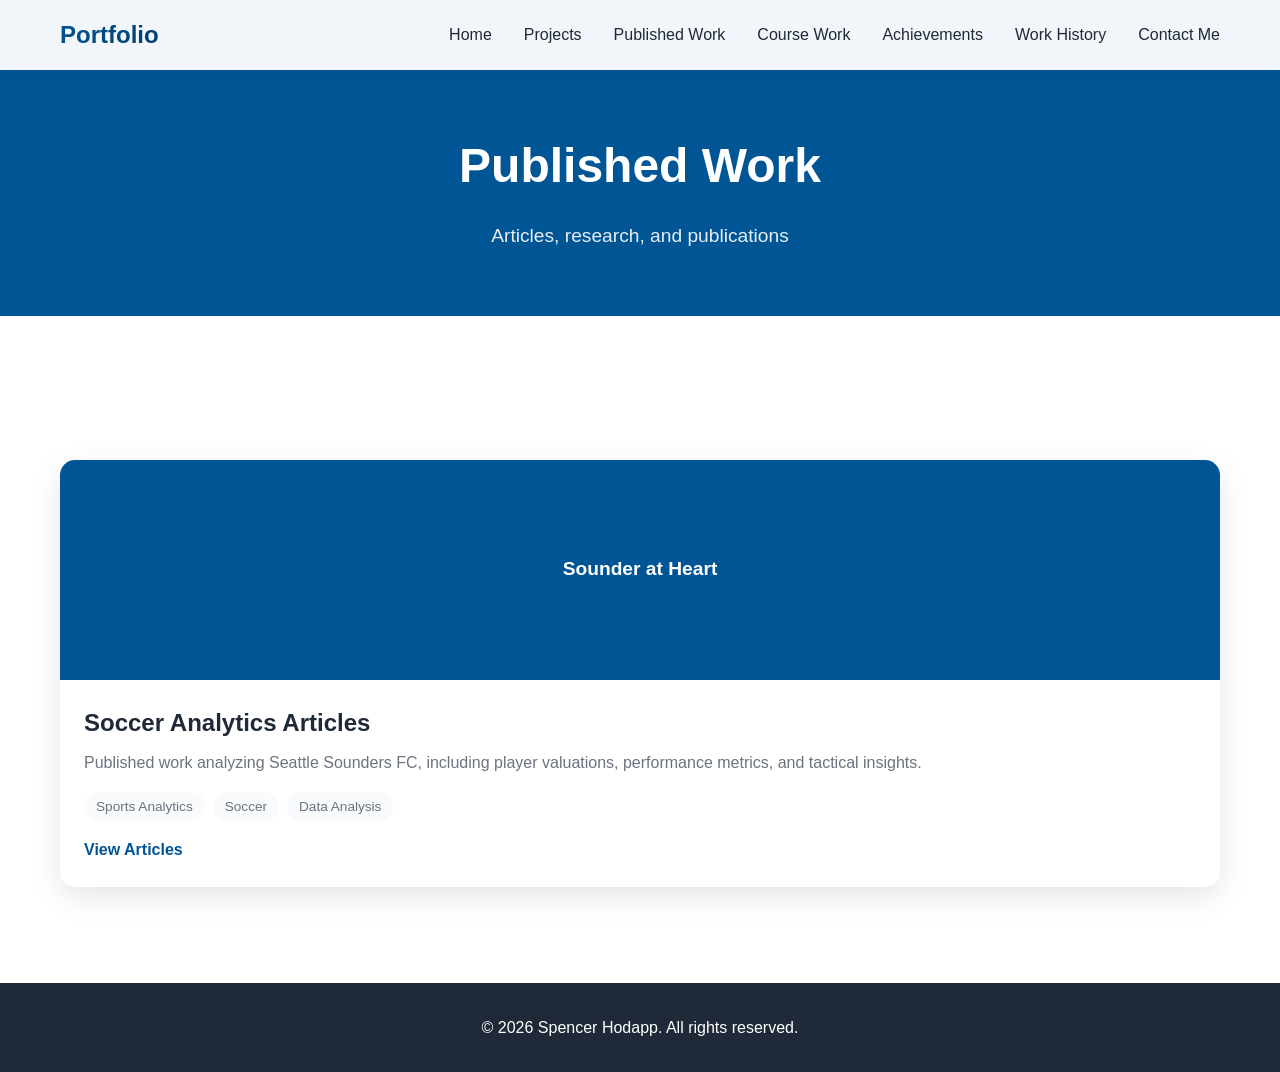
<file: published.html>
<!DOCTYPE html>
<html lang="en">
<head>
    <meta charset="UTF-8">
    <meta name="viewport" content="width=device-width, initial-scale=1.0">
    <meta name="description" content="Spencer's Published Work - Articles and Research">
    <title>Published Work - Spencer Hodapp</title>
    <link rel="icon" type="image/svg+xml" href="favicon.svg">
    <link rel="stylesheet" href="styles.css">
</head>
<body>
    <!-- Navigation -->
    <nav class="navbar">
        <div class="container">
            <div class="logo">Portfolio</div>
            <ul class="nav-links">
                <li><a href="index.html">Home</a></li>
                <li><a href="projects.html">Projects</a></li>
                <li><a href="published.html">Published Work</a></li>
                <li><a href="coursework.html">Course Work</a></li>
                <li><a href="achievements.html">Achievements</a></li>
                <li><a href="work.html">Work History</a></li>
                <li><a href="contact.html">Contact Me</a></li>
            </ul>
            <div class="hamburger">
                <span></span>
                <span></span>
                <span></span>
            </div>
        </div>
    </nav>

    <!-- Page Header -->
    <section class="page-header">
        <div class="container">
            <h1>Published Work</h1>
            <p>Articles, research, and publications</p>
        </div>
    </section>

    <!-- Published Work Section -->
    <section id="published" class="projects">
        <div class="container">
            <div class="projects-grid">
                <!-- Publication 1 -->
                <div class="project-card">
                    <div class="project-image">
                        <div class="placeholder-image">Sounder at Heart</div>
                    </div>
                    <div class="project-content">
                        <h3>Soccer Analytics Articles</h3>
                        <p>Published work analyzing Seattle Sounders FC, including player valuations, performance metrics, and tactical insights.</p>
                        <div class="project-tags">
                            <span>Sports Analytics</span>
                            <span>Soccer</span>
                            <span>Data Analysis</span>
                        </div>
                        <div class="project-links">
                            <a href="https://www.sounderatheart.com/author/spencer/" target="_blank" class="project-link">View Articles</a>
                        </div>
                    </div>
                </div>

            </div>
        </div>
    </section>

    <!-- Footer -->
    <footer class="footer">
        <div class="container">
            <p>&copy; 2026 Spencer Hodapp. All rights reserved.</p>
        </div>
    </footer>

    <script src="script.js"></script>
</body>
</html>
</file>
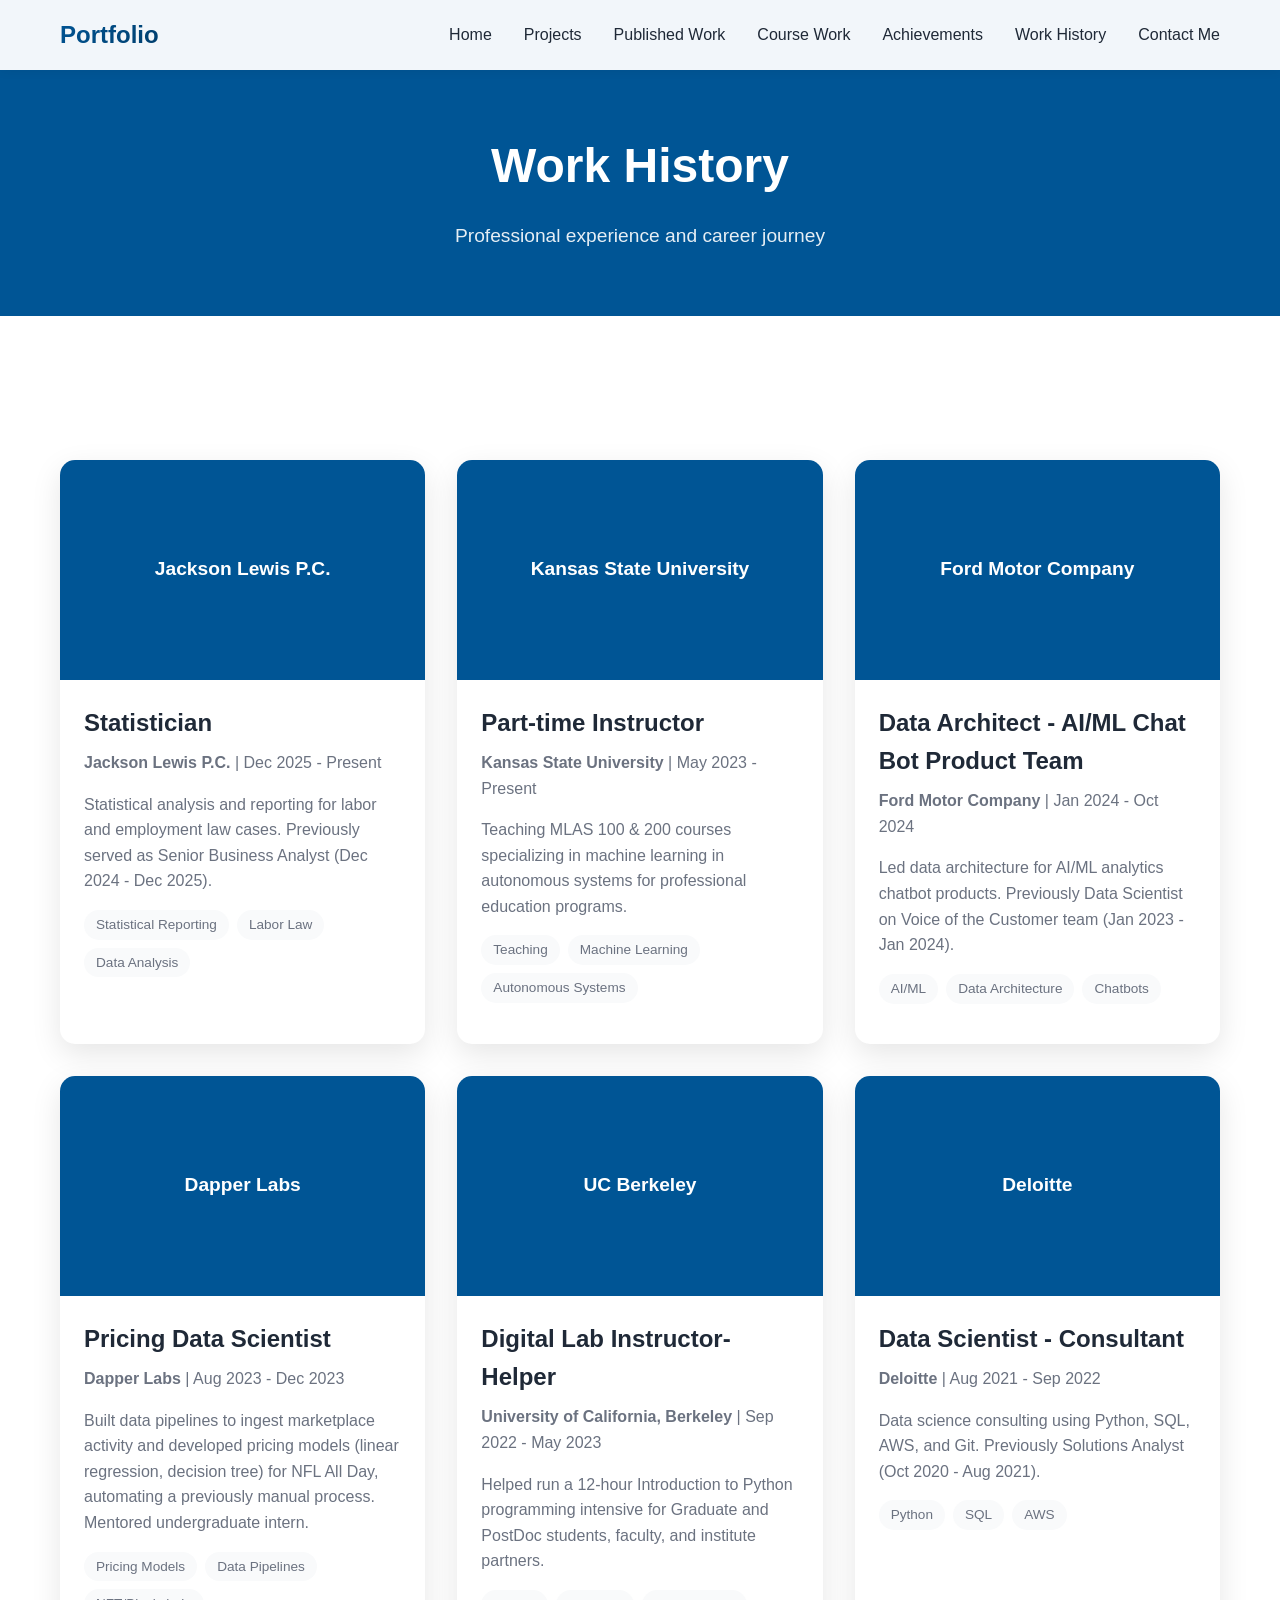
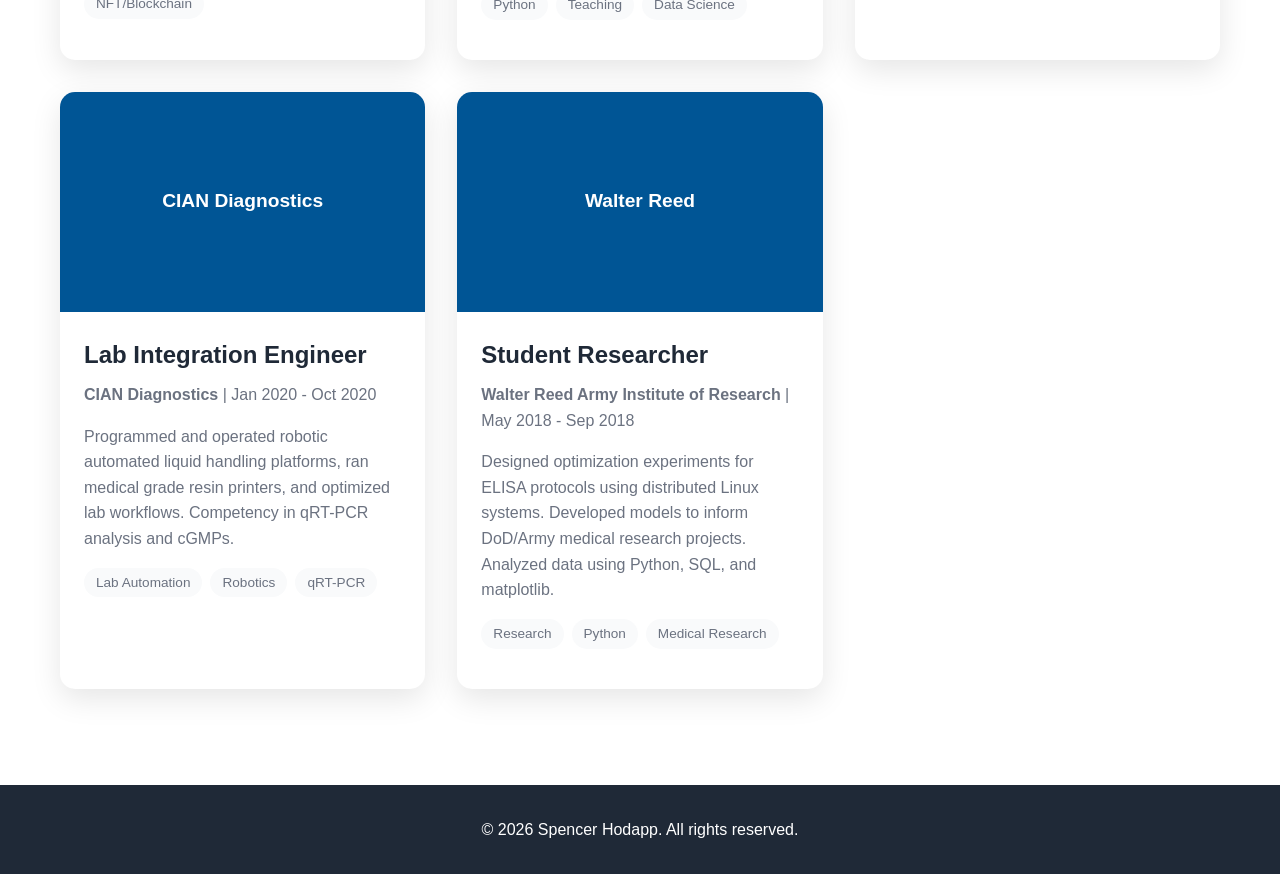
<file: work.html>
<!DOCTYPE html>
<html lang="en">
<head>
    <meta charset="UTF-8">
    <meta name="viewport" content="width=device-width, initial-scale=1.0">
    <meta name="description" content="Spencer Hodapp's Work History and Professional Experience">
    <title>Work History - Spencer Hodapp</title>
    <link rel="icon" type="image/svg+xml" href="favicon.svg">
    <link rel="stylesheet" href="styles.css">
</head>
<body>
    <!-- Navigation -->
    <nav class="navbar">
        <div class="container">
            <div class="logo">Portfolio</div>
            <ul class="nav-links">
                <li><a href="index.html">Home</a></li>
                <li><a href="projects.html">Projects</a></li>
                <li><a href="published.html">Published Work</a></li>
                <li><a href="coursework.html">Course Work</a></li>
                <li><a href="achievements.html">Achievements</a></li>
                <li><a href="work.html">Work History</a></li>
                <li><a href="contact.html">Contact Me</a></li>
            </ul>
            <div class="hamburger">
                <span></span>
                <span></span>
                <span></span>
            </div>
        </div>
    </nav>

    <!-- Page Header -->
    <section class="page-header">
        <div class="container">
            <h1>Work History</h1>
            <p>Professional experience and career journey</p>
        </div>
    </section>

    <!-- Work History Section -->
    <section id="work" class="projects">
        <div class="container">
            <div class="projects-grid">
                <!-- Job 1 -->
                <div class="project-card">
                    <div class="project-image">
                        <div class="placeholder-image">Jackson Lewis P.C.</div>
                    </div>
                    <div class="project-content">
                        <h3>Statistician</h3>
                        <p class="work-dates"><strong>Jackson Lewis P.C.</strong> | Dec 2025 - Present</p>
                        <p>Statistical analysis and reporting for labor and employment law cases. Previously served as Senior Business Analyst (Dec 2024 - Dec 2025).</p>
                        <div class="project-tags">
                            <span>Statistical Reporting</span>
                            <span>Labor Law</span>
                            <span>Data Analysis</span>
                        </div>
                    </div>
                </div>

                <!-- Job 2 -->
                <div class="project-card">
                    <div class="project-image">
                        <div class="placeholder-image">Kansas State University</div>
                    </div>
                    <div class="project-content">
                        <h3>Part-time Instructor</h3>
                        <p class="work-dates"><strong>Kansas State University</strong> | May 2023 - Present</p>
                        <p>Teaching MLAS 100 & 200 courses specializing in machine learning in autonomous systems for professional education programs.</p>
                        <div class="project-tags">
                            <span>Teaching</span>
                            <span>Machine Learning</span>
                            <span>Autonomous Systems</span>
                        </div>
                    </div>
                </div>

                <!-- Job 3 -->
                <div class="project-card">
                    <div class="project-image">
                        <div class="placeholder-image">Ford Motor Company</div>
                    </div>
                    <div class="project-content">
                        <h3>Data Architect - AI/ML Chat Bot Product Team</h3>
                        <p class="work-dates"><strong>Ford Motor Company</strong> | Jan 2024 - Oct 2024</p>
                        <p>Led data architecture for AI/ML analytics chatbot products. Previously Data Scientist on Voice of the Customer team (Jan 2023 - Jan 2024).</p>
                        <div class="project-tags">
                            <span>AI/ML</span>
                            <span>Data Architecture</span>
                            <span>Chatbots</span>
                        </div>
                    </div>
                </div>

                <!-- Job 4 -->
                <div class="project-card">
                    <div class="project-image">
                        <div class="placeholder-image">Dapper Labs</div>
                    </div>
                    <div class="project-content">
                        <h3>Pricing Data Scientist</h3>
                        <p class="work-dates"><strong>Dapper Labs</strong> | Aug 2023 - Dec 2023</p>
                        <p>Built data pipelines to ingest marketplace activity and developed pricing models (linear regression, decision tree) for NFL All Day, automating a previously manual process. Mentored undergraduate intern.</p>
                        <div class="project-tags">
                            <span>Pricing Models</span>
                            <span>Data Pipelines</span>
                            <span>NFT/Blockchain</span>
                        </div>
                    </div>
                </div>

                <!-- Job 5 -->
                <div class="project-card">
                    <div class="project-image">
                        <div class="placeholder-image">UC Berkeley</div>
                    </div>
                    <div class="project-content">
                        <h3>Digital Lab Instructor-Helper</h3>
                        <p class="work-dates"><strong>University of California, Berkeley</strong> | Sep 2022 - May 2023</p>
                        <p>Helped run a 12-hour Introduction to Python programming intensive for Graduate and PostDoc students, faculty, and institute partners.</p>
                        <div class="project-tags">
                            <span>Python</span>
                            <span>Teaching</span>
                            <span>Data Science</span>
                        </div>
                    </div>
                </div>

                <!-- Job 6 -->
                <div class="project-card">
                    <div class="project-image">
                        <div class="placeholder-image">Deloitte</div>
                    </div>
                    <div class="project-content">
                        <h3>Data Scientist - Consultant</h3>
                        <p class="work-dates"><strong>Deloitte</strong> | Aug 2021 - Sep 2022</p>
                        <p>Data science consulting using Python, SQL, AWS, and Git. Previously Solutions Analyst (Oct 2020 - Aug 2021).</p>
                        <div class="project-tags">
                            <span>Python</span>
                            <span>SQL</span>
                            <span>AWS</span>
                        </div>
                    </div>
                </div>

                <!-- Job 7 -->
                <div class="project-card">
                    <div class="project-image">
                        <div class="placeholder-image">CIAN Diagnostics</div>
                    </div>
                    <div class="project-content">
                        <h3>Lab Integration Engineer</h3>
                        <p class="work-dates"><strong>CIAN Diagnostics</strong> | Jan 2020 - Oct 2020</p>
                        <p>Programmed and operated robotic automated liquid handling platforms, ran medical grade resin printers, and optimized lab workflows. Competency in qRT-PCR analysis and cGMPs.</p>
                        <div class="project-tags">
                            <span>Lab Automation</span>
                            <span>Robotics</span>
                            <span>qRT-PCR</span>
                        </div>
                    </div>
                </div>

                <!-- Job 8 -->
                <div class="project-card">
                    <div class="project-image">
                        <div class="placeholder-image">Walter Reed</div>
                    </div>
                    <div class="project-content">
                        <h3>Student Researcher</h3>
                        <p class="work-dates"><strong>Walter Reed Army Institute of Research</strong> | May 2018 - Sep 2018</p>
                        <p>Designed optimization experiments for ELISA protocols using distributed Linux systems. Developed models to inform DoD/Army medical research projects. Analyzed data using Python, SQL, and matplotlib.</p>
                        <div class="project-tags">
                            <span>Research</span>
                            <span>Python</span>
                            <span>Medical Research</span>
                        </div>
                    </div>
                </div>
            </div>
        </div>
    </section>

    <!-- Footer -->
    <footer class="footer">
        <div class="container">
            <p>&copy; 2026 Spencer Hodapp. All rights reserved.</p>
        </div>
    </footer>

    <script src="script.js"></script>
</body>
</html>
</file>
<file: styles.css>
/* Reset and Base Styles */
* {
    margin: 0;
    padding: 0;
    box-sizing: border-box;
}

:root {
    --primary-color: #005595;
    --secondary-color: #003d6b;
    --text-color: #1f2937;
    --text-light: #6b7280;
    --bg-color: #ffffff;
    --bg-light: #f9fafb;
    --border-color: #e5e7eb;
    --shadow: 0 10px 30px rgba(0, 0, 0, 0.1);
    --transition: all 0.3s ease;
}

body {
    font-family: -apple-system, BlinkMacSystemFont, 'Segoe UI', Roboto, Oxygen, Ubuntu, Cantarell, sans-serif;
    line-height: 1.6;
    color: var(--text-color);
    background-color: var(--bg-color);
}

html {
    scroll-behavior: smooth;
}

.container {
    max-width: 1200px;
    margin: 0 auto;
    padding: 0 20px;
}

/* Navigation */
.navbar {
    position: fixed;
    top: 0;
    width: 100%;
    background: rgba(255, 255, 255, 0.95);
    backdrop-filter: blur(10px);
    box-shadow: 0 2px 10px rgba(0, 0, 0, 0.05);
    z-index: 1000;
    padding: 1rem 0;
}

.navbar .container {
    display: flex;
    justify-content: space-between;
    align-items: center;
}

.logo {
    font-size: 1.5rem;
    font-weight: 700;
    background: linear-gradient(135deg, var(--primary-color), var(--secondary-color));
    -webkit-background-clip: text;
    -webkit-text-fill-color: transparent;
    background-clip: text;
}

.nav-links {
    display: flex;
    list-style: none;
    gap: 2rem;
}

.nav-links a {
    text-decoration: none;
    color: var(--text-color);
    font-weight: 500;
    transition: var(--transition);
    position: relative;
}

.nav-links a::after {
    content: '';
    position: absolute;
    bottom: -5px;
    left: 0;
    width: 0;
    height: 2px;
    background: var(--primary-color);
    transition: var(--transition);
}

.nav-links a:hover::after {
    width: 100%;
}

.hamburger {
    display: none;
    flex-direction: column;
    cursor: pointer;
    gap: 5px;
}

.hamburger span {
    width: 25px;
    height: 3px;
    background: var(--text-color);
    border-radius: 3px;
    transition: var(--transition);
}

/* Hero Section */
.hero {
    min-height: 100vh;
    display: flex;
    align-items: center;
    justify-content: center;
    background: #005595;
    color: white;
    text-align: center;
    padding: 2rem 0;
}

.hero-content h1 {
    font-size: 3.5rem;
    margin-bottom: 1rem;
    font-weight: 800;
}

.hero-content p {
    font-size: 1.5rem;
    margin-bottom: 2rem;
    opacity: 0.9;
    min-height: 2rem;
}

.cycling-text {
    display: inline-block;
    border-right: 2px solid white;
    padding-right: 5px;
    animation: blink 0.7s infinite;
}

@keyframes blink {
    0%, 50% {
        border-color: white;
    }
    51%, 100% {
        border-color: transparent;
    }
}

.highlight {
    color: white;
}

.btn {
    display: inline-block;
    padding: 1rem 2.5rem;
    background: white;
    color: var(--primary-color);
    text-decoration: none;
    border-radius: 50px;
    font-weight: 600;
    transition: var(--transition);
    box-shadow: 0 10px 30px rgba(0, 0, 0, 0.2);
}

.btn:hover {
    transform: translateY(-3px);
    box-shadow: 0 15px 40px rgba(0, 0, 0, 0.3);
}

/* Animations */
.fade-in {
    animation: fadeIn 1s ease-in;
}

.fade-in-delay {
    animation: fadeIn 1s ease-in 0.3s both;
}

.fade-in-delay-2 {
    animation: fadeIn 1s ease-in 0.6s both;
}

@keyframes fadeIn {
    from {
        opacity: 0;
        transform: translateY(20px);
    }
    to {
        opacity: 1;
        transform: translateY(0);
    }
}

/* About Section */
.about {
    padding: 6rem 0;
    background: var(--bg-light);
}

.section-title {
    font-size: 2.5rem;
    text-align: center;
    margin-bottom: 3rem;
    font-weight: 700;
    position: relative;
}

.section-title::after {
    content: '';
    position: absolute;
    bottom: -10px;
    left: 50%;
    transform: translateX(-50%);
    width: 80px;
    height: 4px;
    background: var(--primary-color);
    border-radius: 2px;
}

.about-content {
    max-width: 800px;
    margin: 0 auto;
}

.about-text p {
    font-size: 1.1rem;
    line-height: 1.8;
    margin-bottom: 1.5rem;
    color: var(--text-light);
}

.skills {
    display: flex;
    flex-wrap: wrap;
    gap: 1rem;
    margin-top: 2rem;
}

.skill-tag {
    padding: 0.5rem 1.5rem;
    background: white;
    border-radius: 50px;
    font-weight: 500;
    color: var(--primary-color);
    border: 2px solid var(--primary-color);
    transition: var(--transition);
}

.skill-tag:hover {
    background: var(--primary-color);
    color: white;
    transform: translateY(-3px);
}

/* Projects Section */
.projects {
    padding: 6rem 0;
}

.projects-grid {
    display: grid;
    grid-template-columns: repeat(auto-fit, minmax(320px, 1fr));
    gap: 2rem;
    margin-top: 3rem;
}

.project-card {
    background: white;
    border-radius: 15px;
    overflow: hidden;
    box-shadow: var(--shadow);
    transition: var(--transition);
}

.project-card:hover {
    transform: translateY(-10px);
    box-shadow: 0 20px 40px rgba(0, 0, 0, 0.15);
}

.project-image {
    width: 100%;
    height: 220px;
    overflow: hidden;
    background: var(--primary-color);
}

.placeholder-image {
    width: 100%;
    height: 100%;
    display: flex;
    align-items: center;
    justify-content: center;
    color: white;
    font-size: 1.2rem;
    font-weight: 600;
}

.project-content {
    padding: 1.5rem;
}

.project-content h3 {
    font-size: 1.5rem;
    margin-bottom: 0.5rem;
    color: var(--text-color);
}

.project-content p {
    color: var(--text-light);
    margin-bottom: 1rem;
    line-height: 1.6;
}

.project-content .course-grade {
    color: var(--primary-color);
    margin-bottom: 0.5rem;
    font-size: 0.95rem;
}

.project-tags {
    display: flex;
    flex-wrap: wrap;
    gap: 0.5rem;
    margin-bottom: 1rem;
}

.project-tags span {
    padding: 0.25rem 0.75rem;
    background: var(--bg-light);
    border-radius: 20px;
    font-size: 0.85rem;
    color: var(--text-light);
}

.project-links {
    display: flex;
    gap: 1rem;
}

.project-link {
    text-decoration: none;
    color: var(--primary-color);
    font-weight: 600;
    transition: var(--transition);
}

.project-link:hover {
    color: var(--secondary-color);
}

/* Contact Section */
.contact {
    padding: 6rem 0;
    background: var(--bg-light);
    text-align: center;
}

.contact-content {
    max-width: 600px;
    margin: 0 auto;
}

.contact-content p {
    font-size: 1.2rem;
    color: var(--text-light);
    margin-bottom: 2rem;
}

.contact-links {
    display: flex;
    justify-content: center;
    gap: 1rem;
    flex-wrap: wrap;
}

.contact-btn {
    padding: 0.75rem 2rem;
    background: var(--primary-color);
    color: white;
    text-decoration: none;
    border-radius: 50px;
    font-weight: 600;
    transition: var(--transition);
}

.contact-btn:hover {
    background: var(--secondary-color);
    transform: translateY(-3px);
    box-shadow: 0 10px 25px rgba(0, 85, 149, 0.3);
}

/* Footer */
.footer {
    padding: 2rem 0;
    text-align: center;
    background: var(--text-color);
    color: white;
}

/* Responsive Design */
@media (max-width: 768px) {
    .hamburger {
        display: flex;
    }

    .nav-links {
        position: absolute;
        top: 100%;
        left: 0;
        width: 100%;
        background: white;
        flex-direction: column;
        padding: 2rem;
        box-shadow: 0 10px 30px rgba(0, 0, 0, 0.1);
        transform: translateY(-100%);
        opacity: 0;
        pointer-events: none;
        transition: var(--transition);
    }

    .nav-links.active {
        transform: translateY(0);
        opacity: 1;
        pointer-events: all;
    }

    .hero-content h1 {
        font-size: 2.5rem;
    }

    .hero-content p {
        font-size: 1.2rem;
    }

    .projects-grid {
        grid-template-columns: 1fr;
    }

    .section-title {
        font-size: 2rem;
    }
}

@media (max-width: 480px) {
    .hero-content h1 {
        font-size: 2rem;
    }

    .contact-links {
        flex-direction: column;
    }

    .contact-btn {
        width: 100%;
    }
}

/* Page Header */
.page-header {
    padding: 8rem 0 4rem 0;
    background: #005595;
    color: white;
    text-align: center;
}

.page-header h1 {
    font-size: 3rem;
    margin-bottom: 1rem;
    font-weight: 700;
}

.page-header p {
    font-size: 1.2rem;
    opacity: 0.9;
}
</file>
